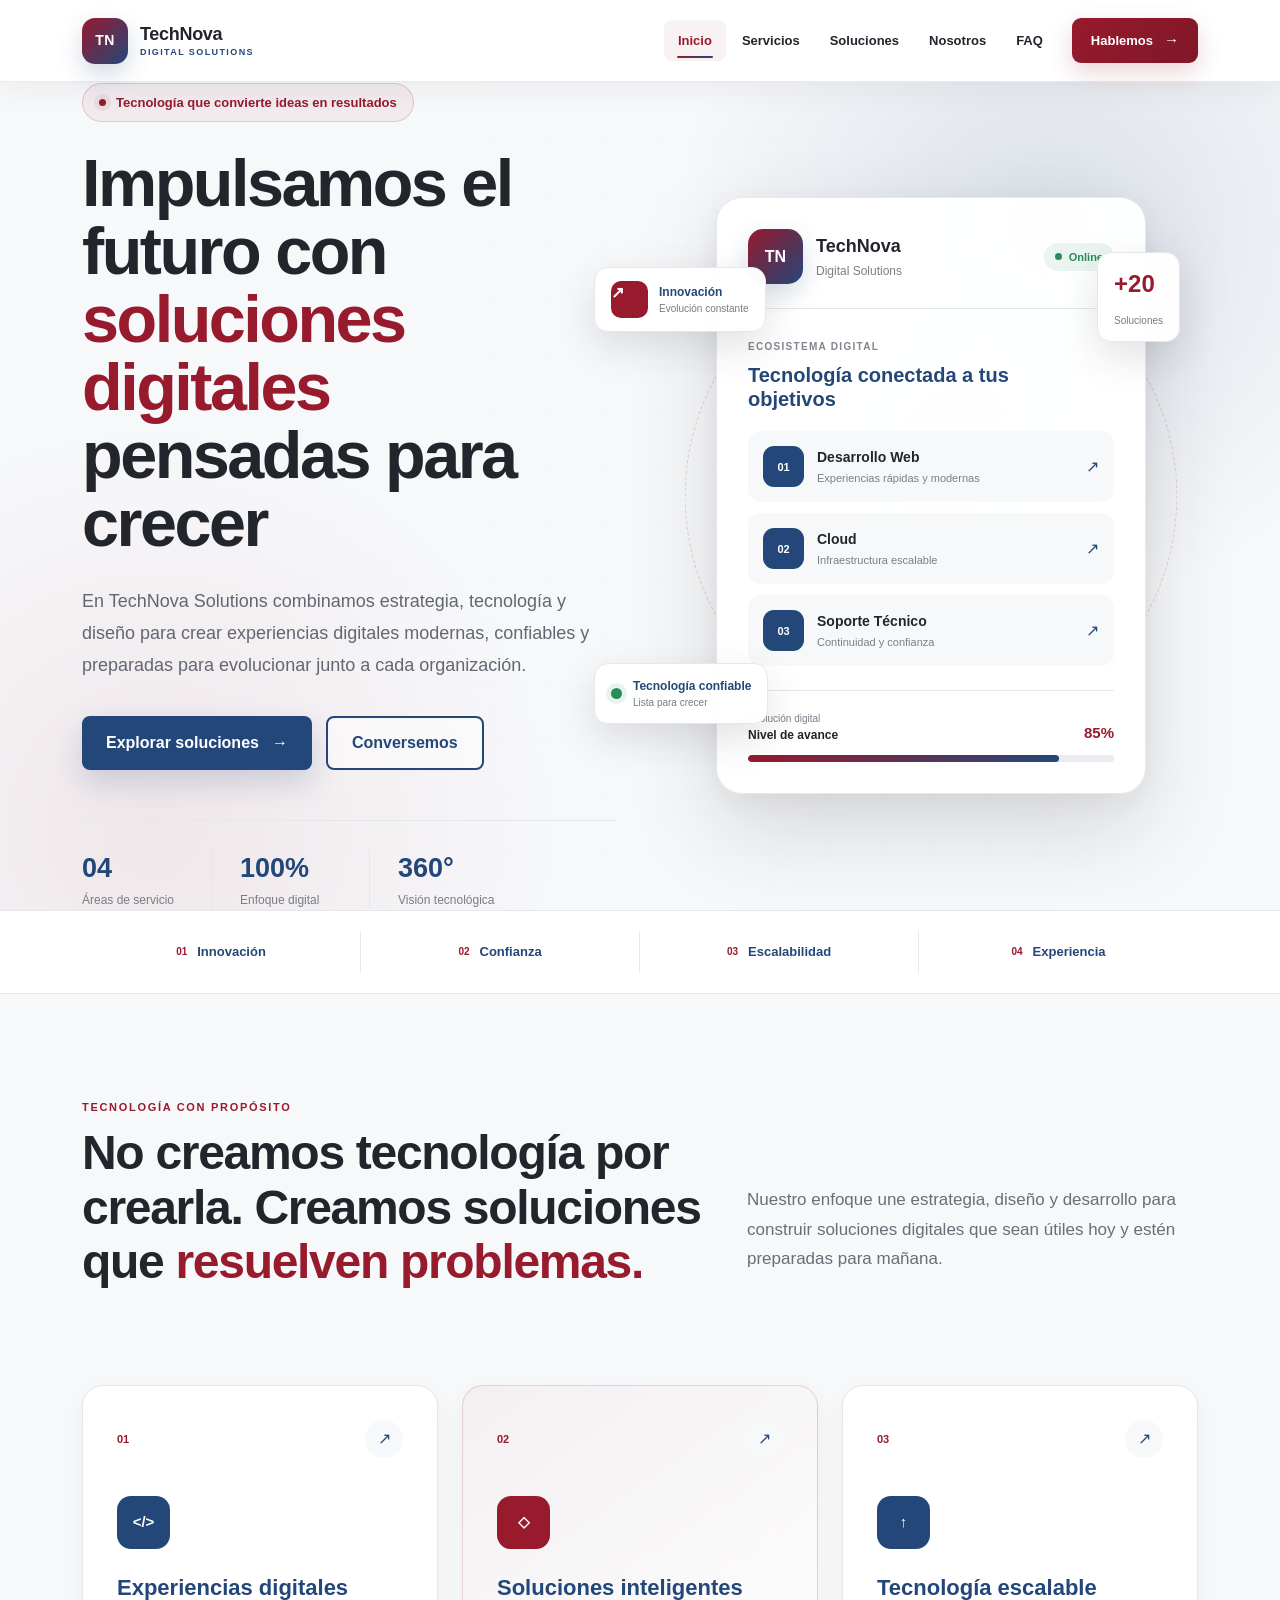
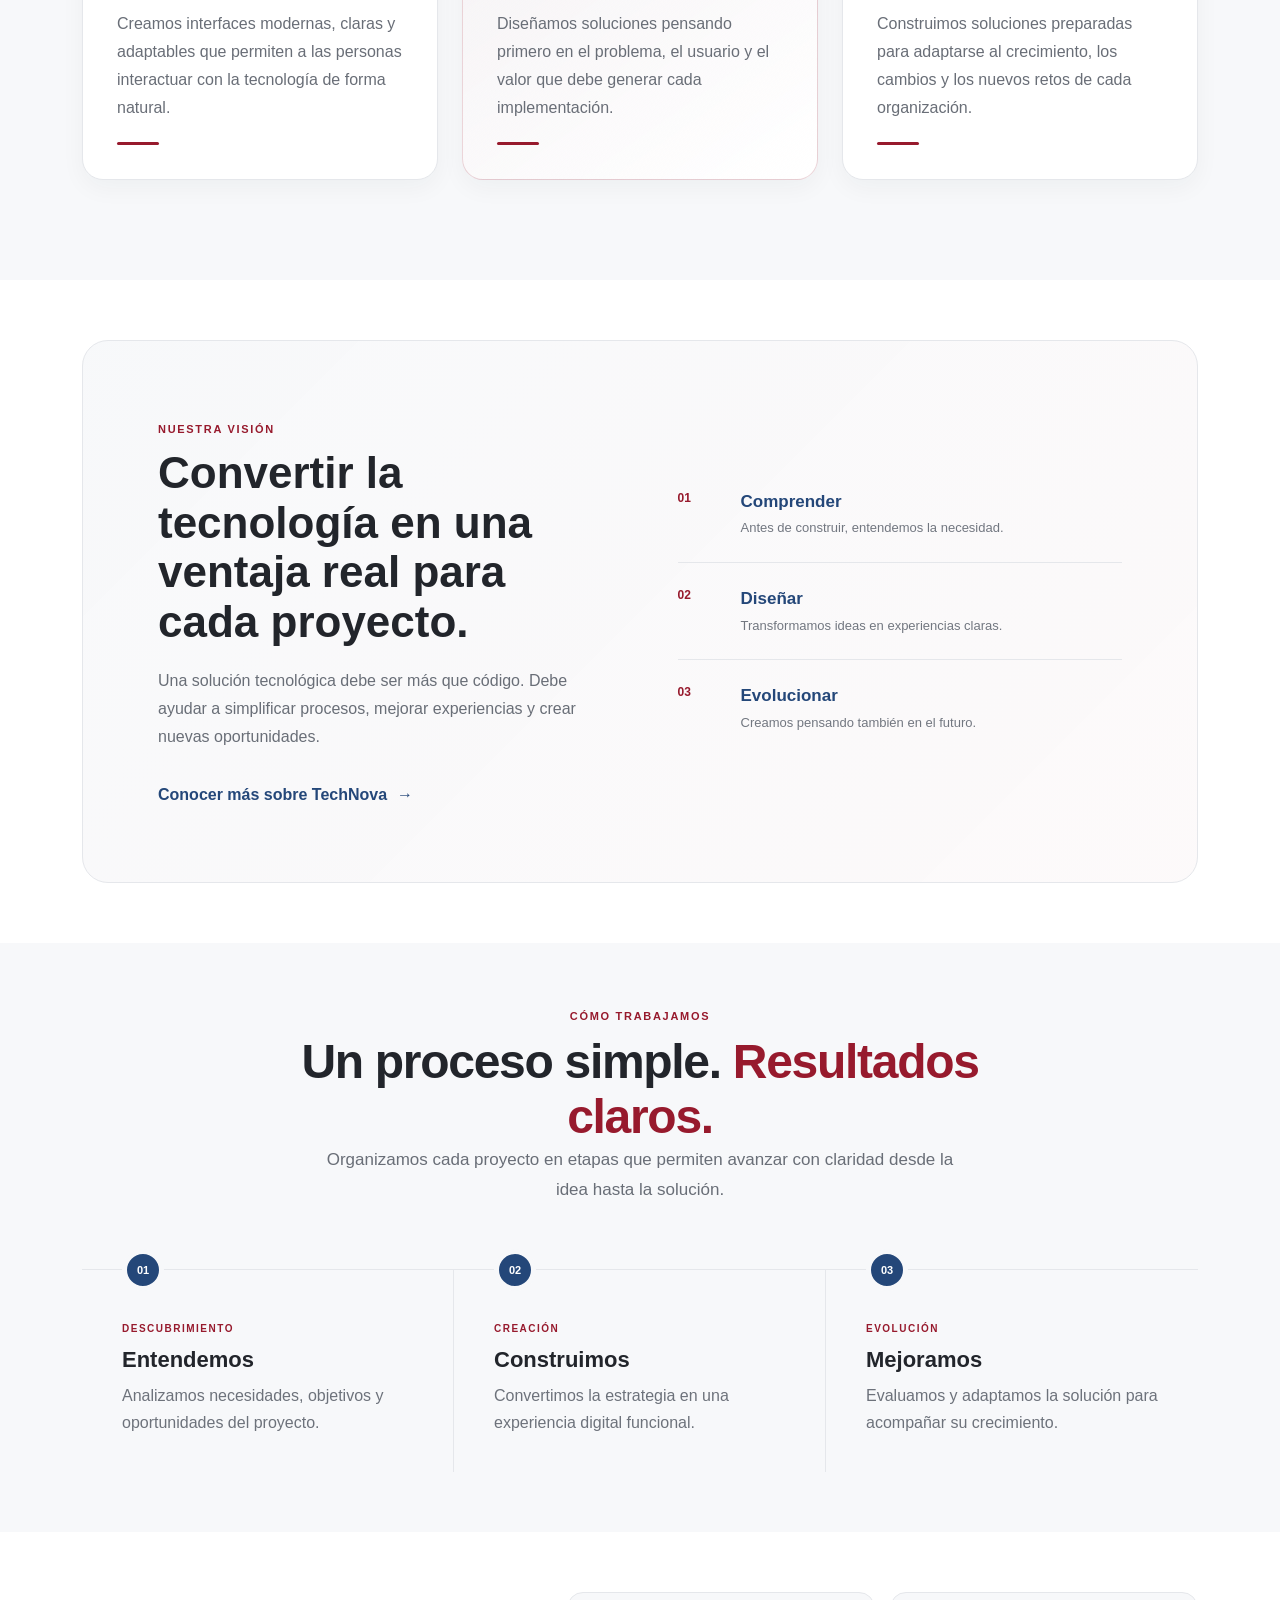
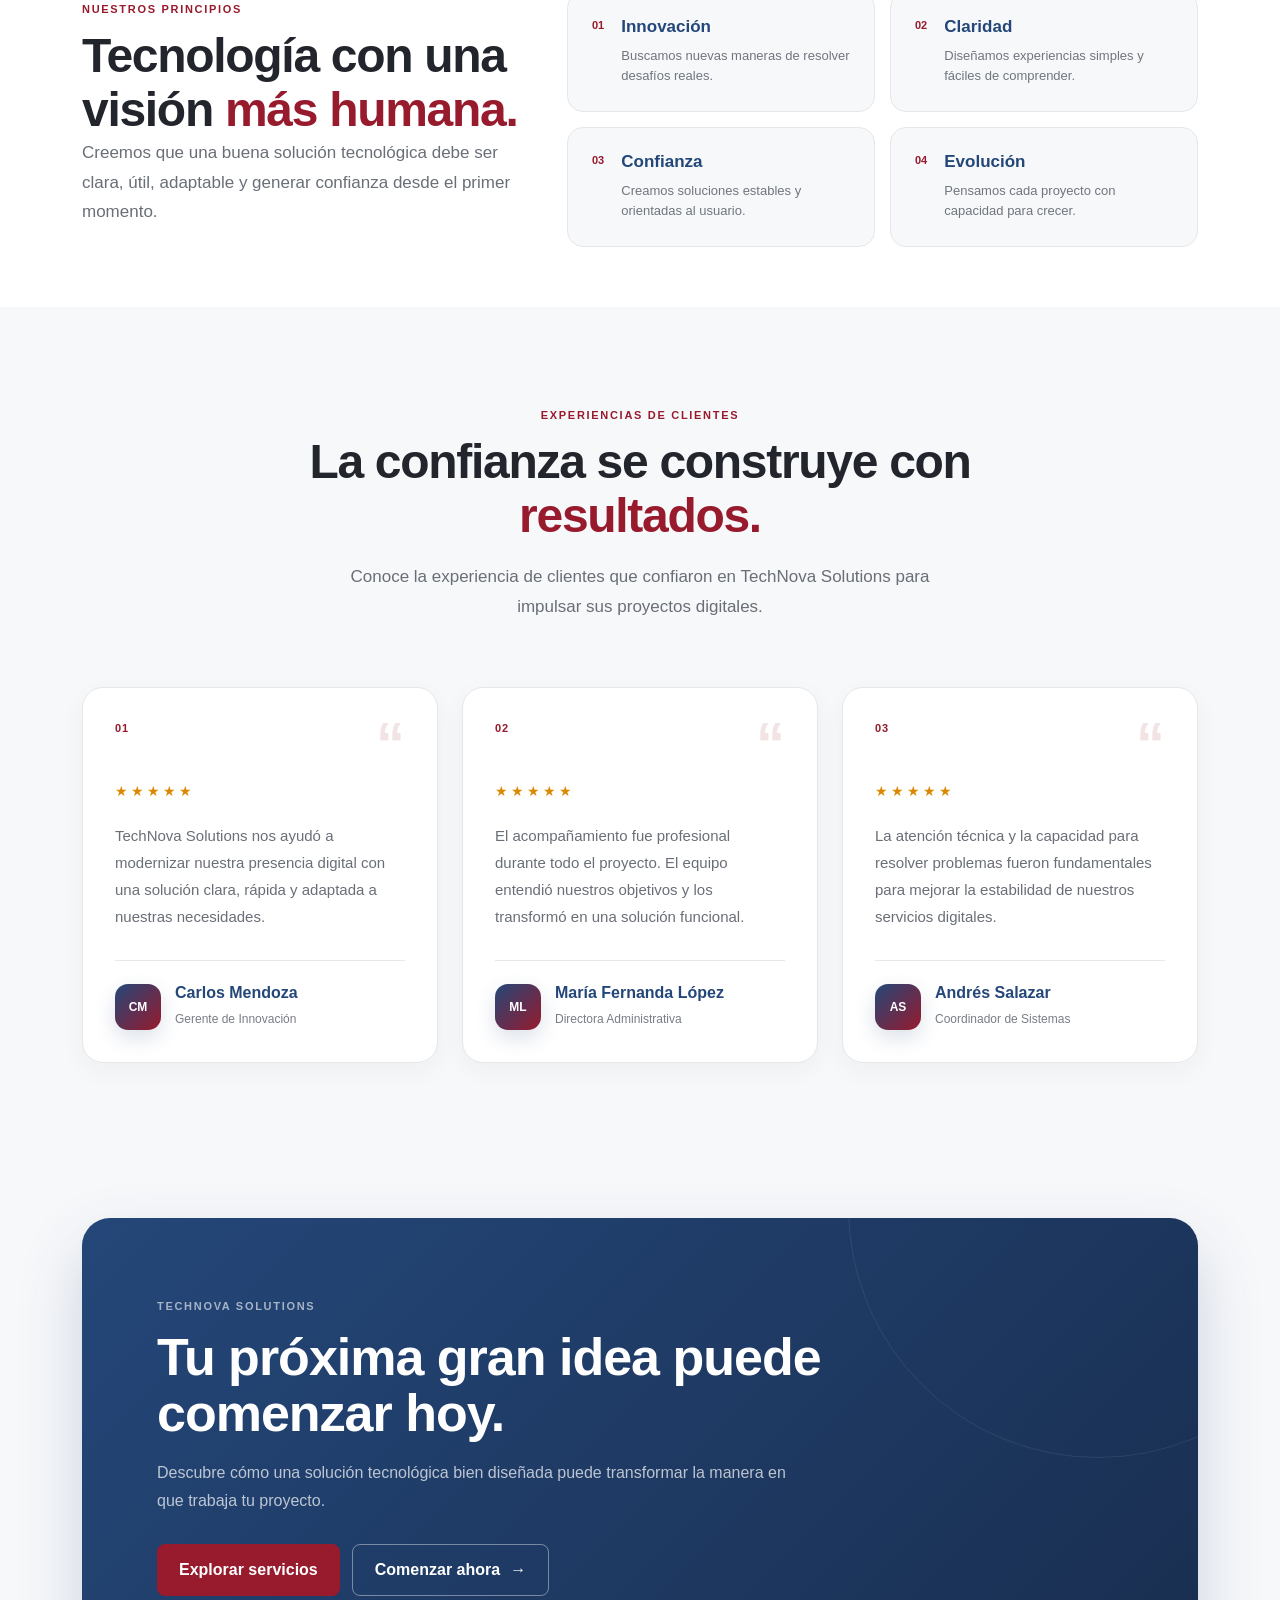
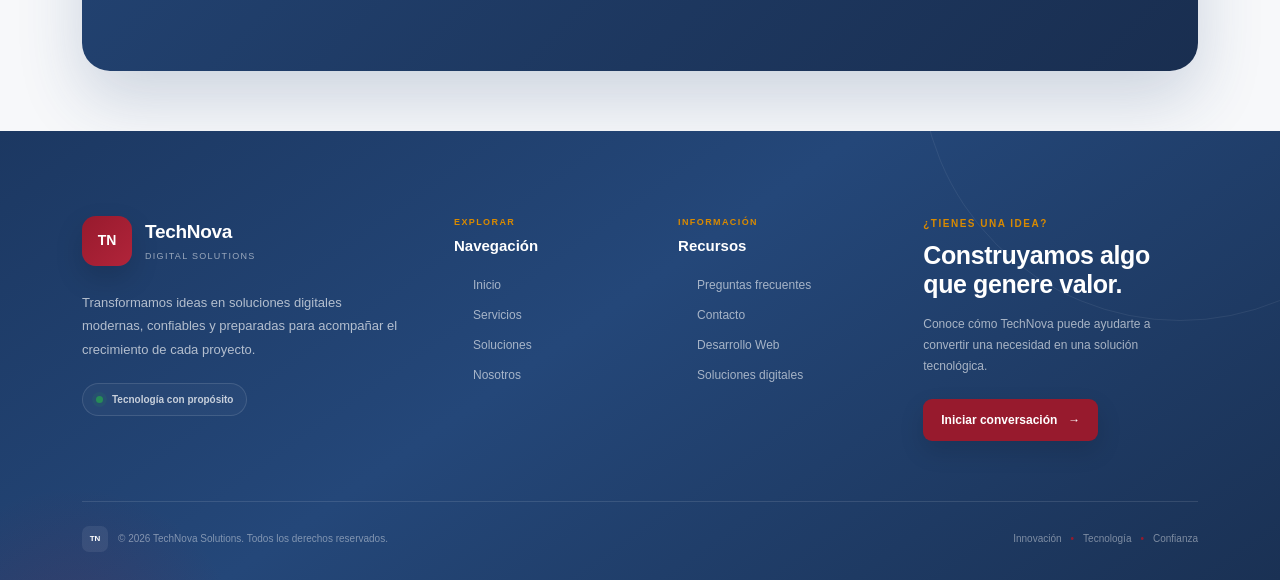
<file: index.html>
<!DOCTYPE html>
<html lang="es">

<head>
    <meta charset="UTF-8">
    <meta name="viewport" content="width=device-width, initial-scale=1.0">

    <title>Inicio | TechNova Solutions</title>

    <!-- Bootstrap CSS -->
    <link
        href="https://cdn.jsdelivr.net/npm/bootstrap@5.3.3/dist/css/bootstrap.min.css"
        rel="stylesheet"
    >

    <!-- CSS del proyecto -->
    <link rel="stylesheet" href="css/styles.css">
</head>

<body>

    <!-- =========================================
         NAVBAR
         Será desarrollado por el Integrante 1
    ========================================== -->
    <header>
        <!-- feature/navbar-footer -->
    </header>

    <!-- =========================================
         CONTENIDO PRINCIPAL
         Será desarrollado por el Integrante 1
    ========================================== -->
    <main>



        <!-- ======================================================
     HERO PRINCIPAL - INTEGRANTE 1
     Rama: feature/inicio
======================================================= -->
<section class="hero-home">

    <div class="hero-grid-decoration"></div>

    <div class="container position-relative">

        <div class="row align-items-center g-5 hero-row">

            <!-- COLUMNA IZQUIERDA -->
            <div class="col-lg-6">

                <div class="hero-content">

                    <div class="hero-badge">
                        <span class="hero-badge-dot"></span>
                        Tecnología que convierte ideas en resultados
                    </div>

                    <h1 class="hero-title">
                        Impulsamos el futuro con

                        <span class="hero-highlight">
                            soluciones digitales
                        </span>

                        pensadas para crecer
                    </h1>

                    <p class="hero-description">
                        En TechNova Solutions combinamos estrategia,
                        tecnología y diseño para crear experiencias
                        digitales modernas, confiables y preparadas
                        para evolucionar junto a cada organización.
                    </p>

                    <div class="hero-actions">

                        <a
                            href="servicios.html"
                            class="btn-team hero-primary-action"
                        >
                            Explorar soluciones
                            <span>→</span>
                        </a>

                        <a
                            href="contacto.html"
                            class="hero-secondary-action"
                        >
                            Conversemos
                        </a>

                    </div>

                    <div class="hero-metrics">

                        <div class="hero-metric">
                            <strong>04</strong>
                            <span>Áreas de servicio</span>
                        </div>

                        <div class="hero-metric">
                            <strong>100%</strong>
                            <span>Enfoque digital</span>
                        </div>

                        <div class="hero-metric">
                            <strong>360°</strong>
                            <span>Visión tecnológica</span>
                        </div>

                    </div>

                </div>

            </div>


            <!-- COLUMNA DERECHA -->
            <div class="col-lg-6">

                <div class="hero-visual">

                    <div class="visual-halo visual-halo-one"></div>
                    <div class="visual-halo visual-halo-two"></div>

                    <article class="digital-dashboard">

                        <div class="dashboard-header">

                            <div class="dashboard-brand">

                                <div class="dashboard-logo">
                                    TN
                                </div>

                                <div>
                                    <strong>TechNova</strong>
                                    <small>Digital Solutions</small>
                                </div>

                            </div>

                            <div class="dashboard-status">
                                <span></span>
                                Online
                            </div>

                        </div>

                        <div class="dashboard-divider"></div>

                        <div class="dashboard-heading">

                            <span>
                                ECOSISTEMA DIGITAL
                            </span>

                            <h3>
                                Tecnología conectada
                                a tus objetivos
                            </h3>

                        </div>

                        <div class="dashboard-services">

                            <div class="dashboard-service">

                                <div class="dashboard-service-number">
                                    01
                                </div>

                                <div class="dashboard-service-text">
                                    <strong>Desarrollo Web</strong>
                                    <span>Experiencias rápidas y modernas</span>
                                </div>

                                <span class="dashboard-arrow">↗</span>

                            </div>

                            <div class="dashboard-service">

                                <div class="dashboard-service-number">
                                    02
                                </div>

                                <div class="dashboard-service-text">
                                    <strong>Cloud</strong>
                                    <span>Infraestructura escalable</span>
                                </div>

                                <span class="dashboard-arrow">↗</span>

                            </div>

                            <div class="dashboard-service">

                                <div class="dashboard-service-number">
                                    03
                                </div>

                                <div class="dashboard-service-text">
                                    <strong>Soporte Técnico</strong>
                                    <span>Continuidad y confianza</span>
                                </div>

                                <span class="dashboard-arrow">↗</span>

                            </div>

                        </div>

                        <div class="dashboard-performance">

                            <div class="performance-top">

                                <div>
                                    <span>Evolución digital</span>
                                    <strong>Nivel de avance</strong>
                                </div>

                                <strong class="performance-value">
                                    85%
                                </strong>

                            </div>

                            <div class="performance-bar">
                                <span></span>
                            </div>

                        </div>

                    </article>

                    <div class="hero-floating-card floating-card-top">

                        <span class="floating-icon floating-icon-red">
                            ↗
                        </span>

                        <div>
                            <strong>Innovación</strong>
                            <small>Evolución constante</small>
                        </div>

                    </div>

                    <div class="hero-floating-card floating-card-right">

                        <strong class="floating-big-number">
                            +20
                        </strong>

                        <span>Soluciones</span>

                    </div>

                    <div class="hero-floating-card floating-card-bottom">

                        <span class="availability-dot"></span>

                        <div>
                            <strong>Tecnología confiable</strong>
                            <small>Lista para crecer</small>
                        </div>

                    </div>

                </div>

            </div>

        </div>

    </div>

</section>

       <!-- ======================================================
     BANDA DE VALORES
======================================================= -->
<section class="brand-strip">

    <div class="container">

        <div class="brand-strip-grid">

            <div class="brand-strip-item">
                <span>01</span>
                Innovación
            </div>

            <div class="brand-strip-item">
                <span>02</span>
                Confianza
            </div>

            <div class="brand-strip-item">
                <span>03</span>
                Escalabilidad
            </div>

            <div class="brand-strip-item">
                <span>04</span>
                Experiencia
            </div>

        </div>

    </div>

</section>


<!-- ======================================================
     INTRODUCCIÓN
======================================================= -->
<section class="home-introduction section">

    <div class="container">

        <div class="row align-items-end g-4">

            <div class="col-lg-7">

                <span class="section-kicker">
                    TECNOLOGÍA CON PROPÓSITO
                </span>

                <h2 class="home-display-title">
                    No creamos tecnología por crearla.
                    Creamos soluciones que
                    <span>resuelven problemas.</span>
                </h2>

            </div>

            <div class="col-lg-5">

                <p class="section-lead">
                    Nuestro enfoque une estrategia, diseño y desarrollo
                    para construir soluciones digitales que sean útiles
                    hoy y estén preparadas para mañana.
                </p>

            </div>

        </div>

    </div>

</section>

<!-- ======================================================
         CAPACIDADES
    ======================================================= -->
    <section class="home-capabilities section">

        <div class="container">

            <div class="row g-4">


                <!-- CARD 1 -->
                <div class="col-lg-4">

                    <article class="premium-card">

                        <div class="premium-card-top">

                            <span class="premium-number">
                                01
                            </span>

                            <span class="premium-arrow">
                                ↗
                            </span>

                        </div>


                        <div class="premium-icon">
                            &lt;/&gt;
                        </div>


                        <h3>
                            Experiencias digitales
                        </h3>

                        <p>
                            Creamos interfaces modernas, claras y
                            adaptables que permiten a las personas
                            interactuar con la tecnología de forma natural.
                        </p>


                        <div class="premium-card-line"></div>

                    </article>

                </div>


                <!-- CARD 2 -->
                <div class="col-lg-4">

                    <article class="premium-card premium-card-featured">

                        <div class="premium-card-top">

                            <span class="premium-number">
                                02
                            </span>

                            <span class="premium-arrow">
                                ↗
                            </span>

                        </div>


                        <div class="premium-icon premium-icon-featured">
                            ◇
                        </div>


                        <h3>
                            Soluciones inteligentes
                        </h3>

                        <p>
                            Diseñamos soluciones pensando primero en
                            el problema, el usuario y el valor que debe
                            generar cada implementación.
                        </p>


                        <div class="premium-card-line"></div>

                    </article>

                </div>


                <!-- CARD 3 -->
                <div class="col-lg-4">

                    <article class="premium-card">

                        <div class="premium-card-top">

                            <span class="premium-number">
                                03
                            </span>

                            <span class="premium-arrow">
                                ↗
                            </span>

                        </div>


                        <div class="premium-icon">
                            ↑
                        </div>


                        <h3>
                            Tecnología escalable
                        </h3>

                        <p>
                            Construimos soluciones preparadas para
                            adaptarse al crecimiento, los cambios y
                            los nuevos retos de cada organización.
                        </p>


                        <div class="premium-card-line"></div>

                    </article>

                </div>

            </div>

        </div>

    </section>

    
    <!-- ======================================================
         BLOQUE DE IMPACTO
    ======================================================= -->
    <section class="home-impact section">

        <div class="container">

            <div class="impact-wrapper">

                <!-- IZQUIERDA -->
                <div class="impact-content">

                    <span class="section-kicker">
                        NUESTRA VISIÓN
                    </span>

                    <h2>
                        Convertir la tecnología en una
                        ventaja real para cada proyecto.
                    </h2>

                    <p>
                        Una solución tecnológica debe ser más que código.
                        Debe ayudar a simplificar procesos, mejorar
                        experiencias y crear nuevas oportunidades.
                    </p>


                    <a
                        href="nosotros.html"
                        class="impact-link"
                    >
                        Conocer más sobre TechNova
                        <span>→</span>
                    </a>

                </div>


                <!-- DERECHA -->
                <div class="impact-data">

                    <div class="impact-data-card">

                        <span class="impact-data-number">
                            01
                        </span>

                        <strong>
                            Comprender
                        </strong>

                        <p>
                            Antes de construir,
                            entendemos la necesidad.
                        </p>

                    </div>


                    <div class="impact-data-card">

                        <span class="impact-data-number">
                            02
                        </span>

                        <strong>
                            Diseñar
                        </strong>

                        <p>
                            Transformamos ideas
                            en experiencias claras.
                        </p>

                    </div>


                    <div class="impact-data-card">

                        <span class="impact-data-number">
                            03
                        </span>

                        <strong>
                            Evolucionar
                        </strong>

                        <p>
                            Creamos pensando
                            también en el futuro.
                        </p>

                    </div>

                </div>

            </div>

        </div>

    </section>

     <!-- ======================================================
         PROCESO
    ======================================================= -->
    <section class="home-process section">

        <div class="container">

            <div class="home-section-heading text-center">

                <span class="section-kicker">
                    CÓMO TRABAJAMOS
                </span>

                <h2 class="home-display-title">
                    Un proceso simple.
                    <span>Resultados claros.</span>
                </h2>

                <p class="section-lead mx-auto">
                    Organizamos cada proyecto en etapas que permiten
                    avanzar con claridad desde la idea hasta la solución.
                </p>

            </div>


            <div class="process-timeline">


                <!-- PASO -->
                <article class="timeline-step">

                    <div class="timeline-number">
                        01
                    </div>

                    <div class="timeline-content">

                        <span>
                            DESCUBRIMIENTO
                        </span>

                        <h3>
                            Entendemos
                        </h3>

                        <p>
                            Analizamos necesidades, objetivos
                            y oportunidades del proyecto.
                        </p>

                    </div>

                </article>


                <!-- PASO -->
                <article class="timeline-step">

                    <div class="timeline-number">
                        02
                    </div>

                    <div class="timeline-content">

                        <span>
                            CREACIÓN
                        </span>

                        <h3>
                            Construimos
                        </h3>

                        <p>
                            Convertimos la estrategia en una
                            experiencia digital funcional.
                        </p>

                    </div>

                </article>


                <!-- PASO -->
                <article class="timeline-step">

                    <div class="timeline-number">
                        03
                    </div>

                    <div class="timeline-content">

                        <span>
                            EVOLUCIÓN
                        </span>

                        <h3>
                            Mejoramos
                        </h3>

                        <p>
                            Evaluamos y adaptamos la solución
                            para acompañar su crecimiento.
                        </p>

                    </div>

                </article>

            </div>

        </div>

    </section>

    <!-- ======================================================
         VALORES
    ======================================================= -->
    <section class="home-values section">

        <div class="container">

            <div class="row align-items-center g-5">

                <!-- TEXTO -->
                <div class="col-lg-5">

                    <span class="section-kicker">
                        NUESTROS PRINCIPIOS
                    </span>

                    <h2 class="home-display-title">
                        Tecnología con una visión
                        <span>más humana.</span>
                    </h2>

                    <p class="section-lead">
                        Creemos que una buena solución tecnológica
                        debe ser clara, útil, adaptable y generar
                        confianza desde el primer momento.
                    </p>

                </div>


                <!-- VALORES -->
                <div class="col-lg-7">

                    <div class="values-grid">

                        <article class="value-premium">

                            <span>
                                01
                            </span>

                            <div>
                                <h3>
                                    Innovación
                                </h3>

                                <p>
                                    Buscamos nuevas maneras de
                                    resolver desafíos reales.
                                </p>
                            </div>

                        </article>


                        <article class="value-premium">

                            <span>
                                02
                            </span>

                            <div>
                                <h3>
                                    Claridad
                                </h3>

                                <p>
                                    Diseñamos experiencias simples
                                    y fáciles de comprender.
                                </p>
                            </div>

                        </article>


                        <article class="value-premium">

                            <span>
                                03
                            </span>

                            <div>
                                <h3>
                                    Confianza
                                </h3>

                                <p>
                                    Creamos soluciones estables
                                    y orientadas al usuario.
                                </p>
                            </div>

                        </article>


                        <article class="value-premium">

                            <span>
                                04
                            </span>

                            <div>
                                <h3>
                                    Evolución
                                </h3>

                                <p>
                                    Pensamos cada proyecto con
                                    capacidad para crecer.
                                </p>
                            </div>

                        </article>

                    </div>

                </div>

            </div>

        </div>

    </section>

    <!-- ======================================================
     TESTIMONIOS - INTEGRANTE 6
======================================================= -->
<section class="testimonios-section section">

    <div class="container">

        <div class="home-section-heading text-center">

            <span class="section-kicker">
                EXPERIENCIAS DE CLIENTES
            </span>

            <h2 class="home-display-title mx-auto">
                La confianza se construye con
                <span>resultados.</span>
            </h2>

            <p class="section-lead mx-auto testimonios-intro">
                Conoce la experiencia de clientes que confiaron en
                TechNova Solutions para impulsar sus proyectos digitales.
            </p>

        </div>

        <div class="row g-4">

            <div class="col-lg-4 col-md-6">
                <article class="testimonios-card">

                    <div class="testimonios-card-top">
                        <span class="testimonios-number">01</span>
                        <span class="testimonios-quote">“</span>
                    </div>

                    <div class="testimonios-stars">
                        ★★★★★
                    </div>

                    <p class="testimonios-text">
                        TechNova Solutions nos ayudó a modernizar nuestra
                        presencia digital con una solución clara, rápida
                        y adaptada a nuestras necesidades.
                    </p>

                    <div class="testimonios-client">
                        <div class="testimonios-avatar">
                            CM
                        </div>

                        <div>
                            <h3>Carlos Mendoza</h3>
                            <span>Gerente de Innovación</span>
                        </div>
                    </div>

                </article>
            </div>

            <div class="col-lg-4 col-md-6">
                <article class="testimonios-card">

                    <div class="testimonios-card-top">
                        <span class="testimonios-number">02</span>
                        <span class="testimonios-quote">“</span>
                    </div>

                    <div class="testimonios-stars">
                        ★★★★★
                    </div>

                    <p class="testimonios-text">
                        El acompañamiento fue profesional durante todo
                        el proyecto. El equipo entendió nuestros objetivos
                        y los transformó en una solución funcional.
                    </p>

                    <div class="testimonios-client">
                        <div class="testimonios-avatar">
                            ML
                        </div>

                        <div>
                            <h3>María Fernanda López</h3>
                            <span>Directora Administrativa</span>
                        </div>
                    </div>

                </article>
            </div>

            <div class="col-lg-4 col-md-6">
                <article class="testimonios-card">

                    <div class="testimonios-card-top">
                        <span class="testimonios-number">03</span>
                        <span class="testimonios-quote">“</span>
                    </div>

                    <div class="testimonios-stars">
                        ★★★★★
                    </div>

                    <p class="testimonios-text">
                        La atención técnica y la capacidad para resolver
                        problemas fueron fundamentales para mejorar la
                        estabilidad de nuestros servicios digitales.
                    </p>

                    <div class="testimonios-client">
                        <div class="testimonios-avatar">
                            AS
                        </div>

                        <div>
                            <h3>Andrés Salazar</h3>
                            <span>Coordinador de Sistemas</span>
                        </div>
                    </div>

                </article>
            </div>

        </div>

    </div>

</section>

    <!-- ======================================================
         CTA FINAL
    ======================================================= -->
    <section class="home-final-cta section">

        <div class="container">

            <div class="final-cta-box">

                <div class="final-cta-decoration"></div>


                <div class="final-cta-content">

                    <span>
                        TECHNOVA SOLUTIONS
                    </span>

                    <h2>
                        Tu próxima gran idea
                        puede comenzar hoy.
                    </h2>

                    <p>
                        Descubre cómo una solución tecnológica
                        bien diseñada puede transformar la manera
                        en que trabaja tu proyecto.
                    </p>


                    <div class="final-cta-actions">

                        <a
                            href="servicios.html"
                            class="final-cta-primary"
                        >
                            Explorar servicios
                        </a>

                        <a
                            href="contacto.html"
                            class="final-cta-secondary"
                        >
                            Comenzar ahora
                            <span>→</span>
                        </a>

                    </div>

                </div>

            </div>

        </div>

    </section>




    </main>

    <!-- =========================================
         FOOTER
         Será desarrollado por el Integrante 1
    ========================================== -->
    <footer>
        <!-- feature/navbar-footer -->
    </footer>

    <!-- Bootstrap JavaScript -->
    <script
        src="https://cdn.jsdelivr.net/npm/bootstrap@5.3.3/dist/js/bootstrap.bundle.min.js">
    </script>

    <!-- JavaScript del proyecto -->
    <script src="js/main.js"></script>

</body>

</html>
</file>
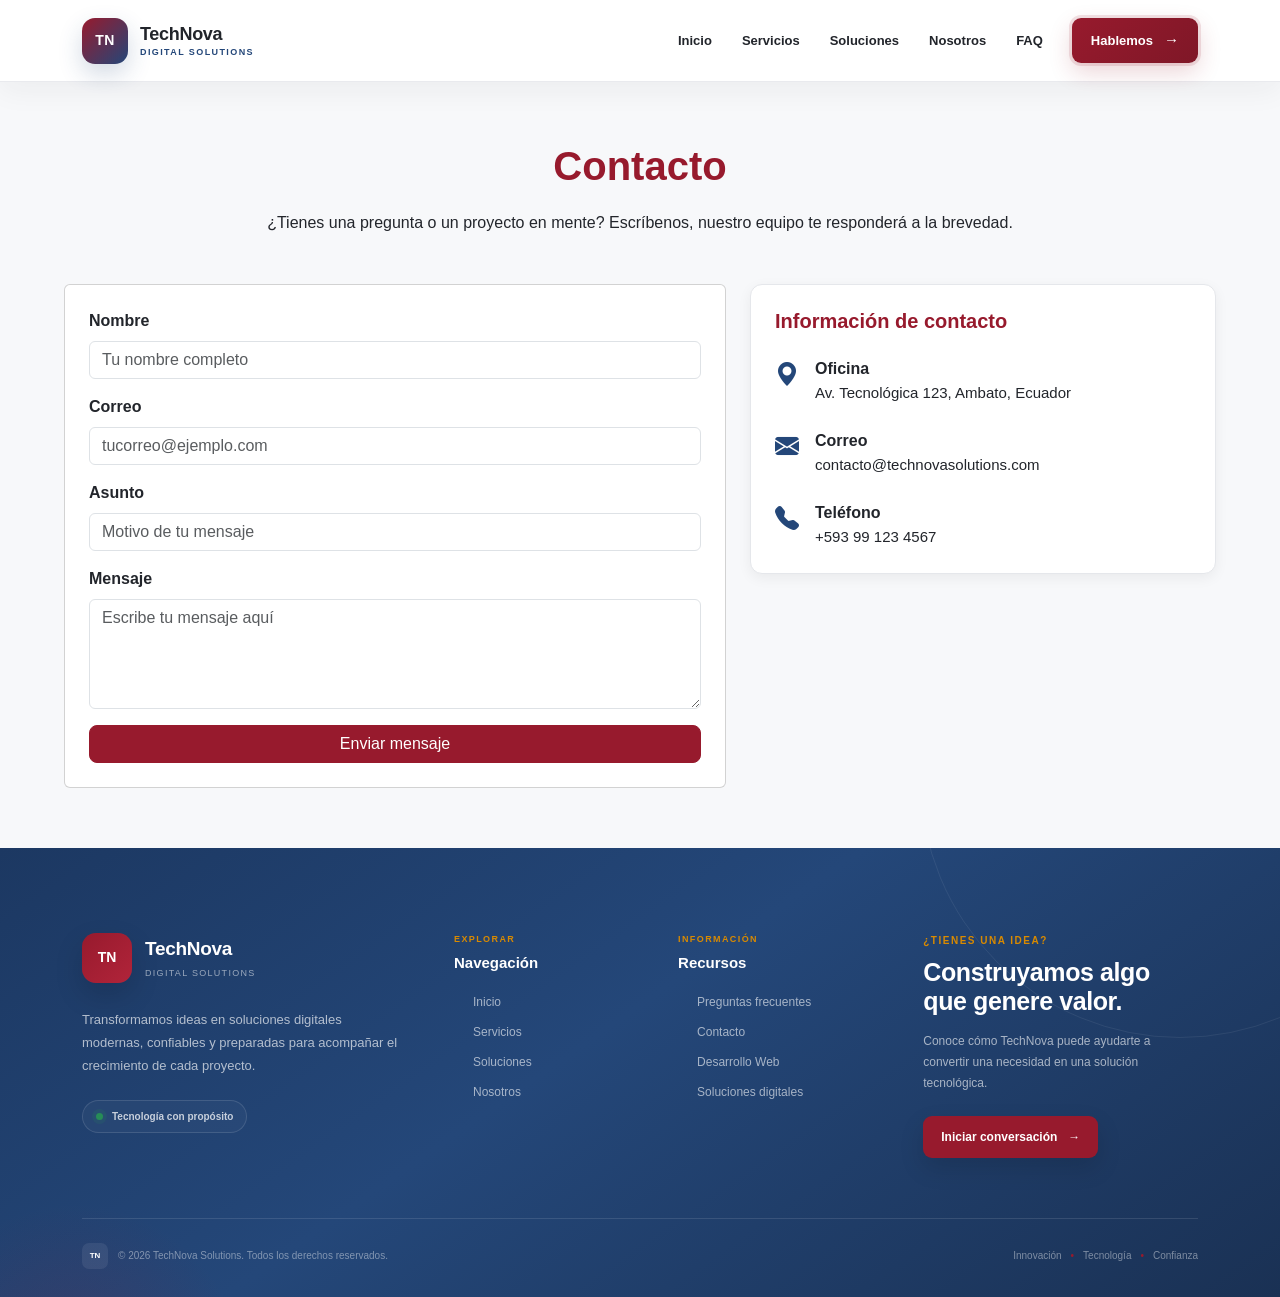
<file: contacto.html>
<!DOCTYPE html>
<html lang="es">

<head>
    <meta charset="UTF-8">
    <meta name="viewport" content="width=device-width, initial-scale=1.0">

    <title>Contacto | TechNova Solutions</title>

    <!-- Bootstrap CSS -->
    <link
        href="https://cdn.jsdelivr.net/npm/bootstrap@5.3.3/dist/css/bootstrap.min.css"
        rel="stylesheet"
    >

    <!-- CSS del proyecto -->
    <link rel="stylesheet" href="css/styles.css">
    <!-- Bootstrap Icons --> <link rel="stylesheet" href="https://cdn.jsdelivr.net/npm/bootstrap-icons@1.11.3/font/bootstrap-icons.css">
</head>

<body>

    <!-- =========================================
         NAVBAR - INTEGRANTE 1
    ========================================== -->
    <header>
        <!-- Navbar común del proyecto -->
    </header>


    <main>

        <!-- =========================================
             CONTACTO - INTEGRANTE 5
        ========================================== -->
        <section class="section">

            <div class="container-team">

                <h1 class="section-title text-center">
                    Contacto
                </h1>

                <p class="text-center mb-5">
                    ¿Tienes una pregunta o un proyecto en mente? Escríbenos, nuestro equipo te responderá a la brevedad.
                </p>

                <div class="row g-4 align-items-start">

                    <div class="col-lg-7">
                        <div class="card p-4">
                            <form id="form-contacto" novalidate>

                                <div class="mb-3">
                                    <label for="nombre" class="form-label">Nombre</label>
                                    <input type="text" class="form-control" id="nombre" name="nombre" placeholder="Tu nombre completo" required>
                                </div>

                                <div class="mb-3">
                                    <label for="correo" class="form-label">Correo</label>
                                    <input type="email" class="form-control" id="correo" name="correo" placeholder="tucorreo@ejemplo.com" required>
                                </div>

                                <div class="mb-3">
                                    <label for="asunto" class="form-label">Asunto</label>
                                    <input type="text" class="form-control" id="asunto" name="asunto" placeholder="Motivo de tu mensaje" required>
                                </div>

                                <div class="mb-3">
                                    <label for="mensaje" class="form-label">Mensaje</label>
                                    <textarea class="form-control" id="mensaje" name="mensaje" rows="4" placeholder="Escribe tu mensaje aquí" required></textarea>
                                </div>

                                <div id="contacto-feedback" class="mb-3"></div>

                                <button type="submit" class="btn btn-primary w-100">Enviar mensaje</button>

                            </form>
                        </div>
                    </div>

                    <div class="col-lg-5">
                        <div class="card-team h-100">
                            <h5 class="mb-4" style="color: var(--color-primary);">Información de contacto</h5>

                            <div class="d-flex align-items-start mb-4">
                                <i class="bi bi-geo-alt-fill fs-4 me-3" style="color: var(--color-secondary);"></i>
                                <div>
                                    <strong>Oficina</strong>
                                    <p class="mb-0">Av. Tecnológica 123, Ambato, Ecuador</p>
                                </div>
                            </div>

                            <div class="d-flex align-items-start mb-4">
                                <i class="bi bi-envelope-fill fs-4 me-3" style="color: var(--color-secondary);"></i>
                                <div>
                                    <strong>Correo</strong>
                                    <p class="mb-0">contacto@technovasolutions.com</p>
                                </div>
                            </div>

                            <div class="d-flex align-items-start">
                                <i class="bi bi-telephone-fill fs-4 me-3" style="color: var(--color-secondary);"></i>
                                <div>
                                    <strong>Teléfono</strong>
                                    <p class="mb-0">+593 99 123 4567</p>
                                </div>
                            </div>
                        </div>
                    </div>

                </div>

                <script>
document.getElementById('form-contacto').addEventListener('submit', function (e) {
    e.preventDefault();

    const nombre = document.getElementById('nombre').value.trim();
    const correo = document.getElementById('correo').value.trim();
    const asunto = document.getElementById('asunto').value.trim();
    const mensaje = document.getElementById('mensaje').value.trim();
    const feedback = document.getElementById('contacto-feedback');
        if (!nombre || !correo || !asunto || !mensaje) {
        feedback.innerHTML = '<div class="alert alert-danger">Por favor completa todos los campos.</div>';
        return;
    }
        const regexCorreo = /^[^\s@]+@[^\s@]+\.[^\s@]+$/;

    if (!regexCorreo.test(correo)) {
        feedback.innerHTML = '<div class="alert alert-danger">Por favor ingresa un correo válido.</div>';
        return;
    }
        feedback.innerHTML = '<div class="alert alert-success">Tu mensaje fue enviado correctamente.</div>';
    this.reset();
});
</script>

            </div>

        </section>

    </main>


    <!-- =========================================
         FOOTER - INTEGRANTE 1
    ========================================== -->
    <footer>
        <!-- Footer común del proyecto -->
    </footer>


    <!-- Bootstrap JavaScript -->
    <script
        src="https://cdn.jsdelivr.net/npm/bootstrap@5.3.3/dist/js/bootstrap.bundle.min.js">
    </script>

    <!-- JavaScript del proyecto -->
    <script src="js/main.js"></script>

</body>

</html>
</file>
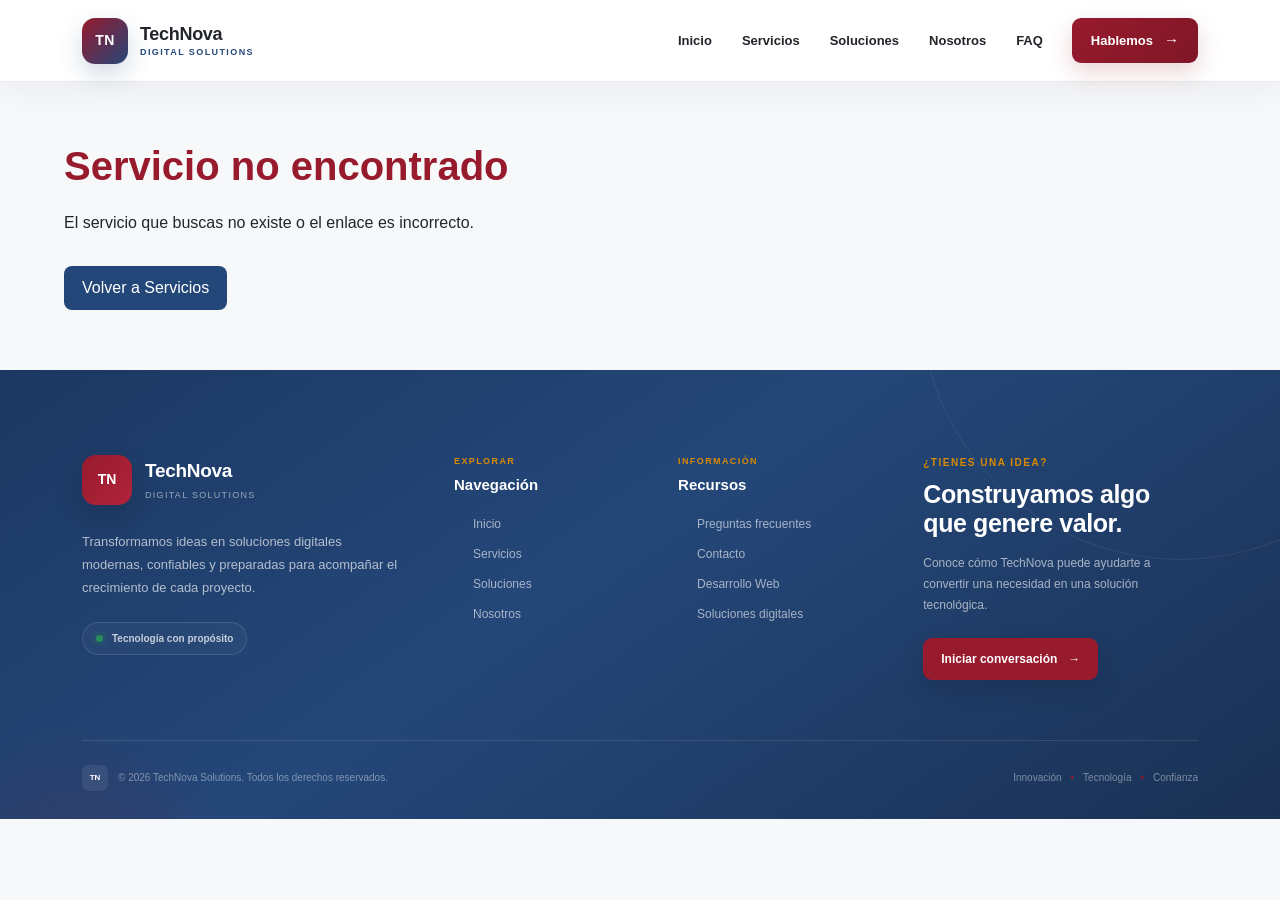
<file: detalle-servicio.html>
<!doctype html>
<html lang="es">
  <head>
    <meta charset="UTF-8" />
    <meta name="viewport" content="width=device-width, initial-scale=1.0" />

    <title>Detalle del Servicio | TechNova Solutions</title>

    <!-- Bootstrap CSS -->
    <link
      href="https://cdn.jsdelivr.net/npm/bootstrap@5.3.3/dist/css/bootstrap.min.css"
      rel="stylesheet"
    />
    <!-- Bootstrap Icons -->
    <link
      href="https://cdn.jsdelivr.net/npm/bootstrap-icons@1.11.3/font/bootstrap-icons.min.css"
      rel="stylesheet"
    />

    <!-- CSS del proyecto -->
    <link rel="stylesheet" href="css/styles.css" />
  </head>

  <body>
    <!-- =========================================
         NAVBAR - INTEGRANTE 1
    ========================================== -->
    <header>
      <!-- Navbar común del proyecto -->
    </header>

    <main>
      <!-- =========================================
           DETALLE DE SERVICIO - INTEGRANTE 2
           Rama: feature/rediseno-servicios
      ========================================== -->
      <section class="section">
        <div class="container-team" id="detalle-servicio">
          <!-- Aquí el JavaScript inserta el contenido según el ?id= -->
        </div>
      </section>
    </main>

    <!-- =========================================
         FOOTER - INTEGRANTE 1
    ========================================== -->
    <footer>
      <!-- Footer común del proyecto -->
    </footer>

    <!-- Bootstrap JavaScript -->
    <script src="https://cdn.jsdelivr.net/npm/bootstrap@5.3.3/dist/js/bootstrap.bundle.min.js"></script>

    <!-- JavaScript del proyecto -->
    <script src="js/main.js"></script>
  </body>
</html>
</file>
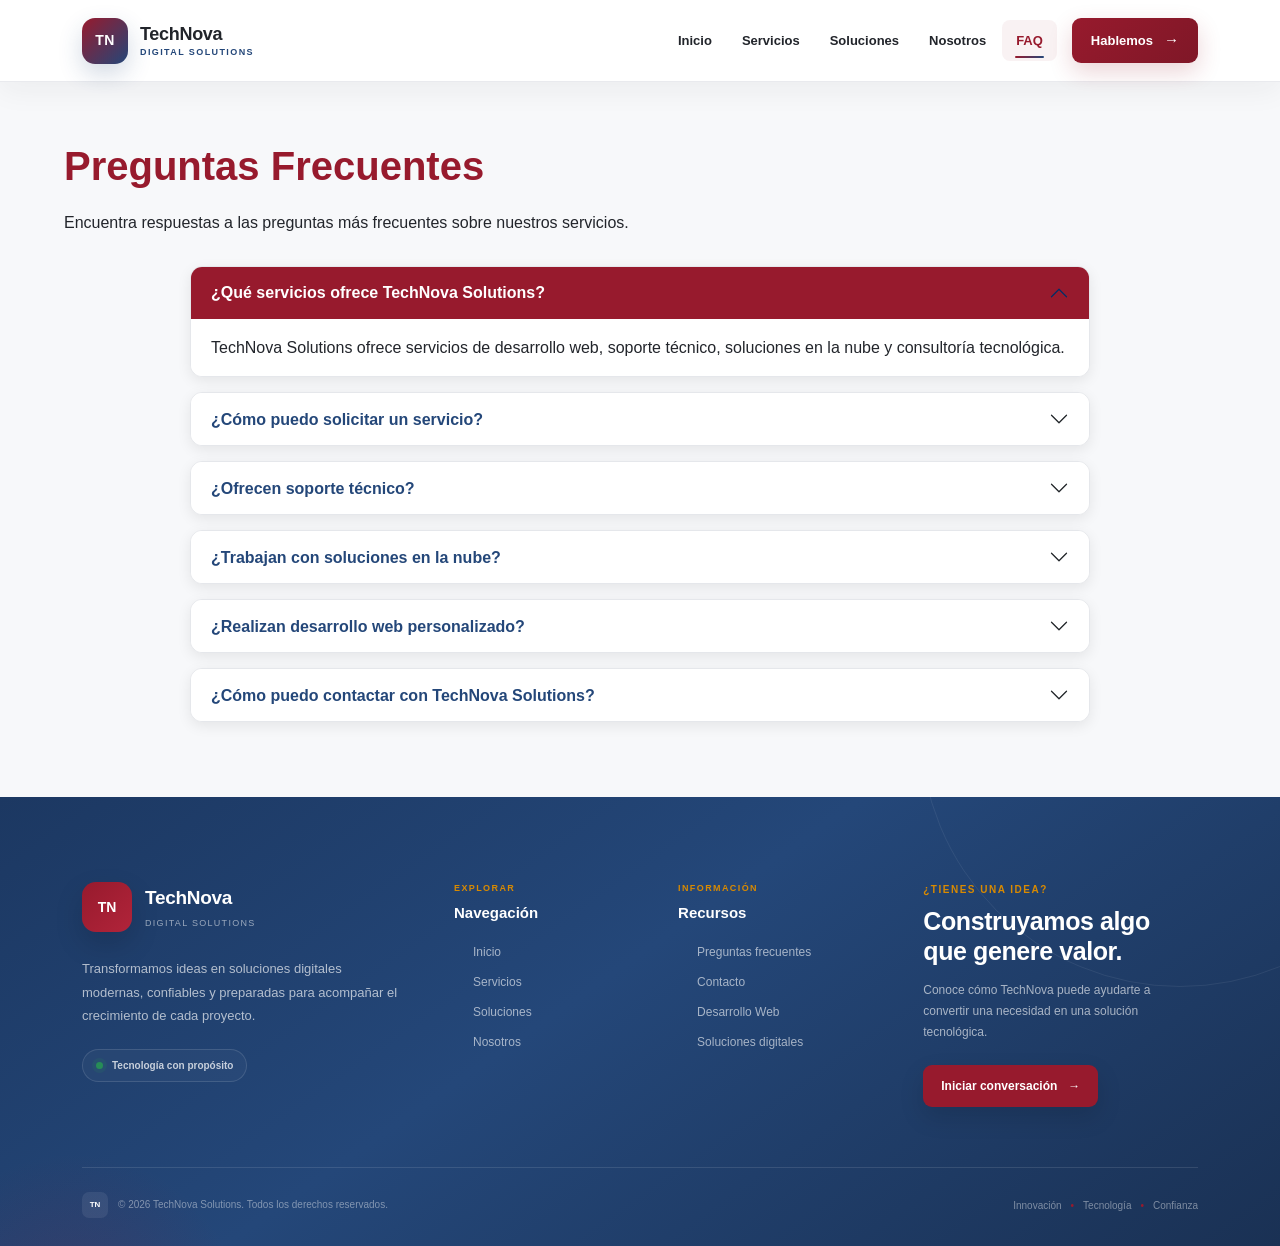
<file: faq.html>
<!DOCTYPE html>
<html lang="es">

<head>
    <meta charset="UTF-8">
    <meta name="viewport" content="width=device-width, initial-scale=1.0">

    <title>Preguntas Frecuentes | TechNova Solutions</title>

    <link
        href="https://cdn.jsdelivr.net/npm/bootstrap@5.3.3/dist/css/bootstrap.min.css"
        rel="stylesheet"
    >

    <link rel="stylesheet" href="css/styles.css">
</head>

<body>

    <!-- =========================================
         NAVBAR - INTEGRANTE 1
    ========================================== -->
    <header>
        <!-- feature/navbar-footer -->
    </header>

    <main>

        <!-- =========================================
             FAQ - INTEGRANTE 6
        ========================================== -->
        <section class="section faq-section">

            <div class="container-team">

                <h1 class="section-title">
                    Preguntas Frecuentes
                </h1>

                <p class="faq-intro">
                    Encuentra respuestas a las preguntas más frecuentes
                    sobre nuestros servicios.
                </p>

                <div class="accordion faq-accordion" id="accordionFAQ">

                    <div class="accordion-item">
                        <h2 class="accordion-header" id="headingOne">
                            <button
                                class="accordion-button"
                                type="button"
                                data-bs-toggle="collapse"
                                data-bs-target="#collapseOne"
                                aria-expanded="true"
                                aria-controls="collapseOne"
                            >
                                ¿Qué servicios ofrece TechNova Solutions?
                            </button>
                        </h2>

                        <div
                            id="collapseOne"
                            class="accordion-collapse collapse show"
                            aria-labelledby="headingOne"
                            data-bs-parent="#accordionFAQ"
                        >
                            <div class="accordion-body">
                                TechNova Solutions ofrece servicios de desarrollo web,
                                soporte técnico, soluciones en la nube y consultoría tecnológica.
                            </div>
                        </div>
                    </div>


                    <div class="accordion-item">
                        <h2 class="accordion-header" id="headingTwo">
                            <button
                                class="accordion-button collapsed"
                                type="button"
                                data-bs-toggle="collapse"
                                data-bs-target="#collapseTwo"
                                aria-expanded="false"
                                aria-controls="collapseTwo"
                            >
                                ¿Cómo puedo solicitar un servicio?
                            </button>
                        </h2>

                        <div
                            id="collapseTwo"
                            class="accordion-collapse collapse"
                            aria-labelledby="headingTwo"
                            data-bs-parent="#accordionFAQ"
                        >
                            <div class="accordion-body">
                                Puedes solicitar información mediante la sección de contacto
                                del sitio web, indicando el servicio que necesitas.
                            </div>
                        </div>
                    </div>


                    <div class="accordion-item">
                        <h2 class="accordion-header" id="headingThree">
                            <button
                                class="accordion-button collapsed"
                                type="button"
                                data-bs-toggle="collapse"
                                data-bs-target="#collapseThree"
                                aria-expanded="false"
                                aria-controls="collapseThree"
                            >
                                ¿Ofrecen soporte técnico?
                            </button>
                        </h2>

                        <div
                            id="collapseThree"
                            class="accordion-collapse collapse"
                            aria-labelledby="headingThree"
                            data-bs-parent="#accordionFAQ"
                        >
                            <div class="accordion-body">
                                Sí. Ofrecemos soporte técnico orientado a resolver problemas
                                relacionados con sistemas, aplicaciones y servicios tecnológicos.
                            </div>
                        </div>
                    </div>


                    <div class="accordion-item">
                        <h2 class="accordion-header" id="headingFour">
                            <button
                                class="accordion-button collapsed"
                                type="button"
                                data-bs-toggle="collapse"
                                data-bs-target="#collapseFour"
                                aria-expanded="false"
                                aria-controls="collapseFour"
                            >
                                ¿Trabajan con soluciones en la nube?
                            </button>
                        </h2>

                        <div
                            id="collapseFour"
                            class="accordion-collapse collapse"
                            aria-labelledby="headingFour"
                            data-bs-parent="#accordionFAQ"
                        >
                            <div class="accordion-body">
                                Sí. TechNova Solutions ofrece soluciones en la nube
                                orientadas al almacenamiento, disponibilidad y gestión
                                de servicios tecnológicos.
                            </div>
                        </div>
                    </div>


                    <div class="accordion-item">
                        <h2 class="accordion-header" id="headingFive">
                            <button
                                class="accordion-button collapsed"
                                type="button"
                                data-bs-toggle="collapse"
                                data-bs-target="#collapseFive"
                                aria-expanded="false"
                                aria-controls="collapseFive"
                            >
                                ¿Realizan desarrollo web personalizado?
                            </button>
                        </h2>

                        <div
                            id="collapseFive"
                            class="accordion-collapse collapse"
                            aria-labelledby="headingFive"
                            data-bs-parent="#accordionFAQ"
                        >
                            <div class="accordion-body">
                                Sí. Desarrollamos soluciones web adaptadas a las necesidades
                                y objetivos de cada cliente.
                            </div>
                        </div>
                    </div>


                    <div class="accordion-item">
                        <h2 class="accordion-header" id="headingSix">
                            <button
                                class="accordion-button collapsed"
                                type="button"
                                data-bs-toggle="collapse"
                                data-bs-target="#collapseSix"
                                aria-expanded="false"
                                aria-controls="collapseSix"
                            >
                                ¿Cómo puedo contactar con TechNova Solutions?
                            </button>
                        </h2>

                        <div
                            id="collapseSix"
                            class="accordion-collapse collapse"
                            aria-labelledby="headingSix"
                            data-bs-parent="#accordionFAQ"
                        >
                            <div class="accordion-body">
                                Puedes utilizar el formulario disponible en la sección
                                Contacto para comunicarte con nuestro equipo.
                            </div>
                        </div>
                    </div>

                </div>

            </div>

        </section>

    </main>

    <!-- =========================================
         FOOTER - INTEGRANTE 1
    ========================================== -->
    <footer>
        <!-- feature/navbar-footer -->
    </footer>

    <script
        src="https://cdn.jsdelivr.net/npm/bootstrap@5.3.3/dist/js/bootstrap.bundle.min.js">
    </script>

    <script src="js/main.js"></script>

</body>

</html>
</file>
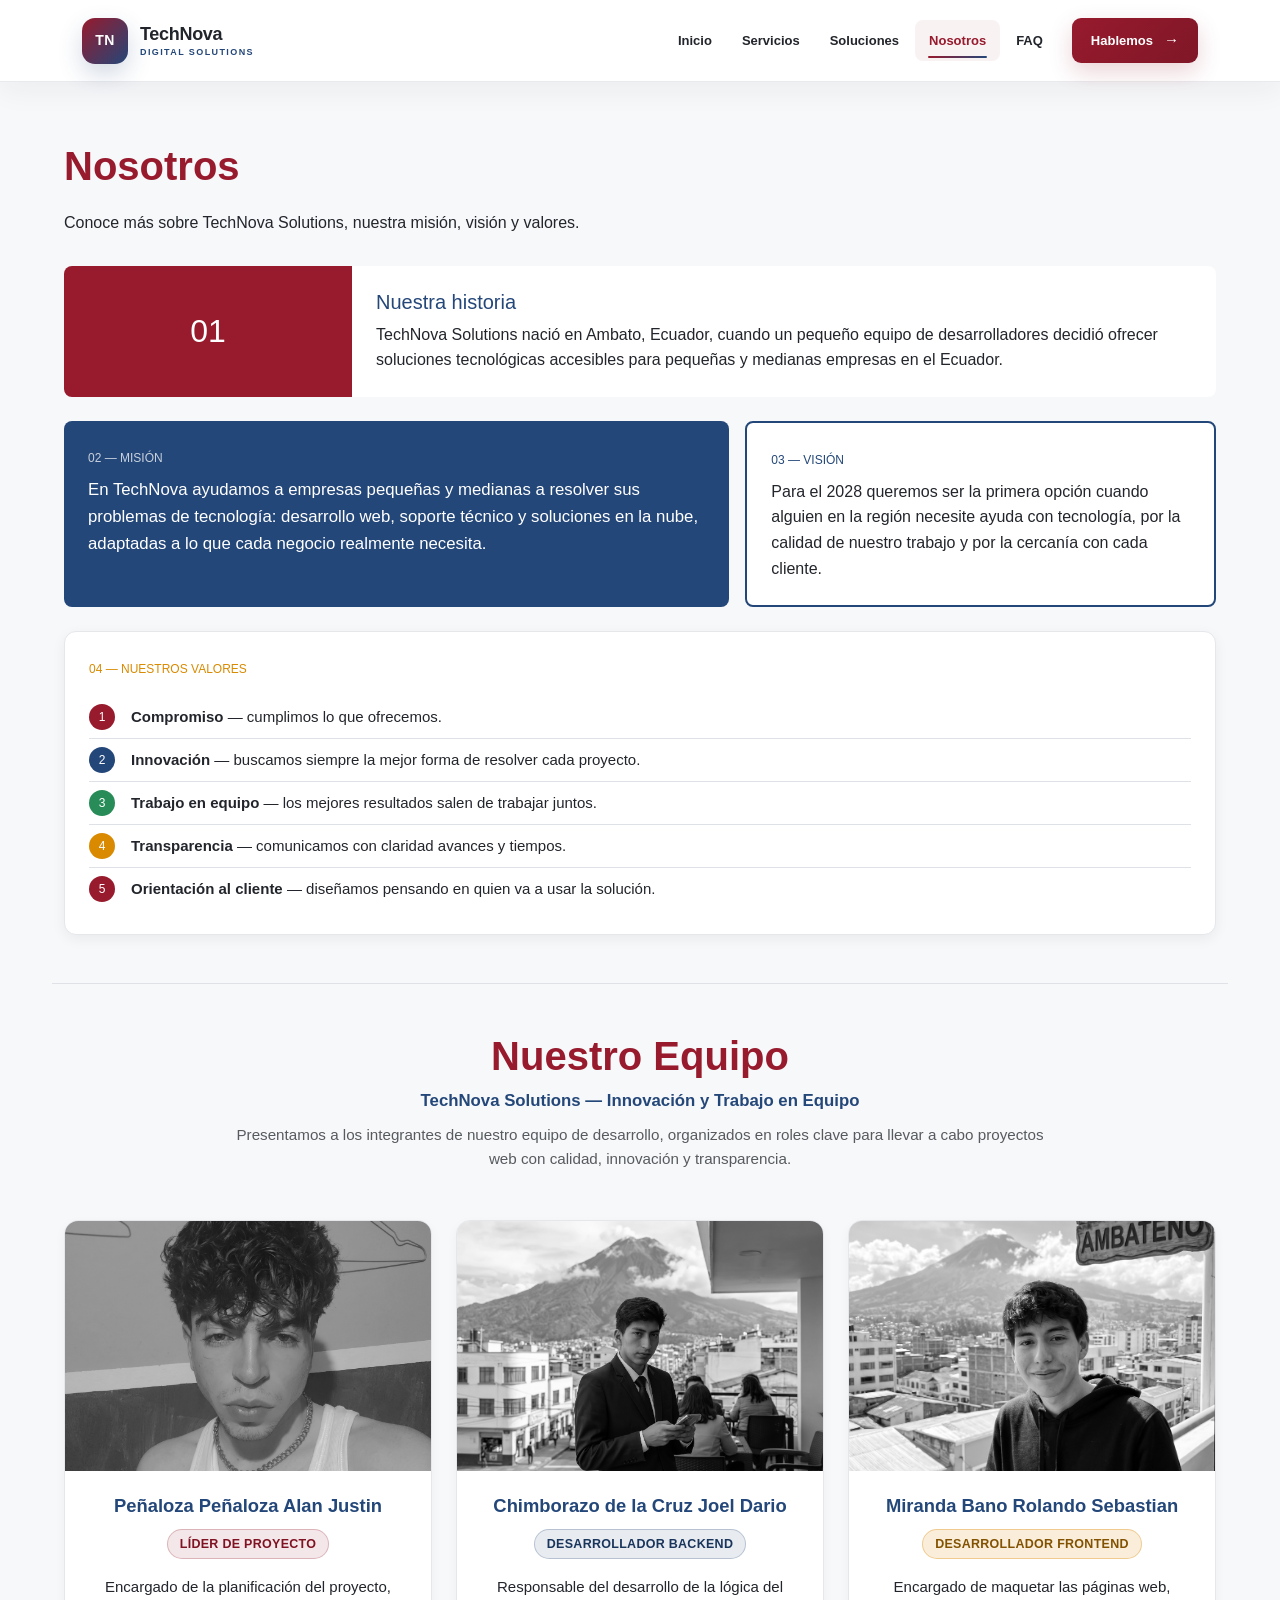
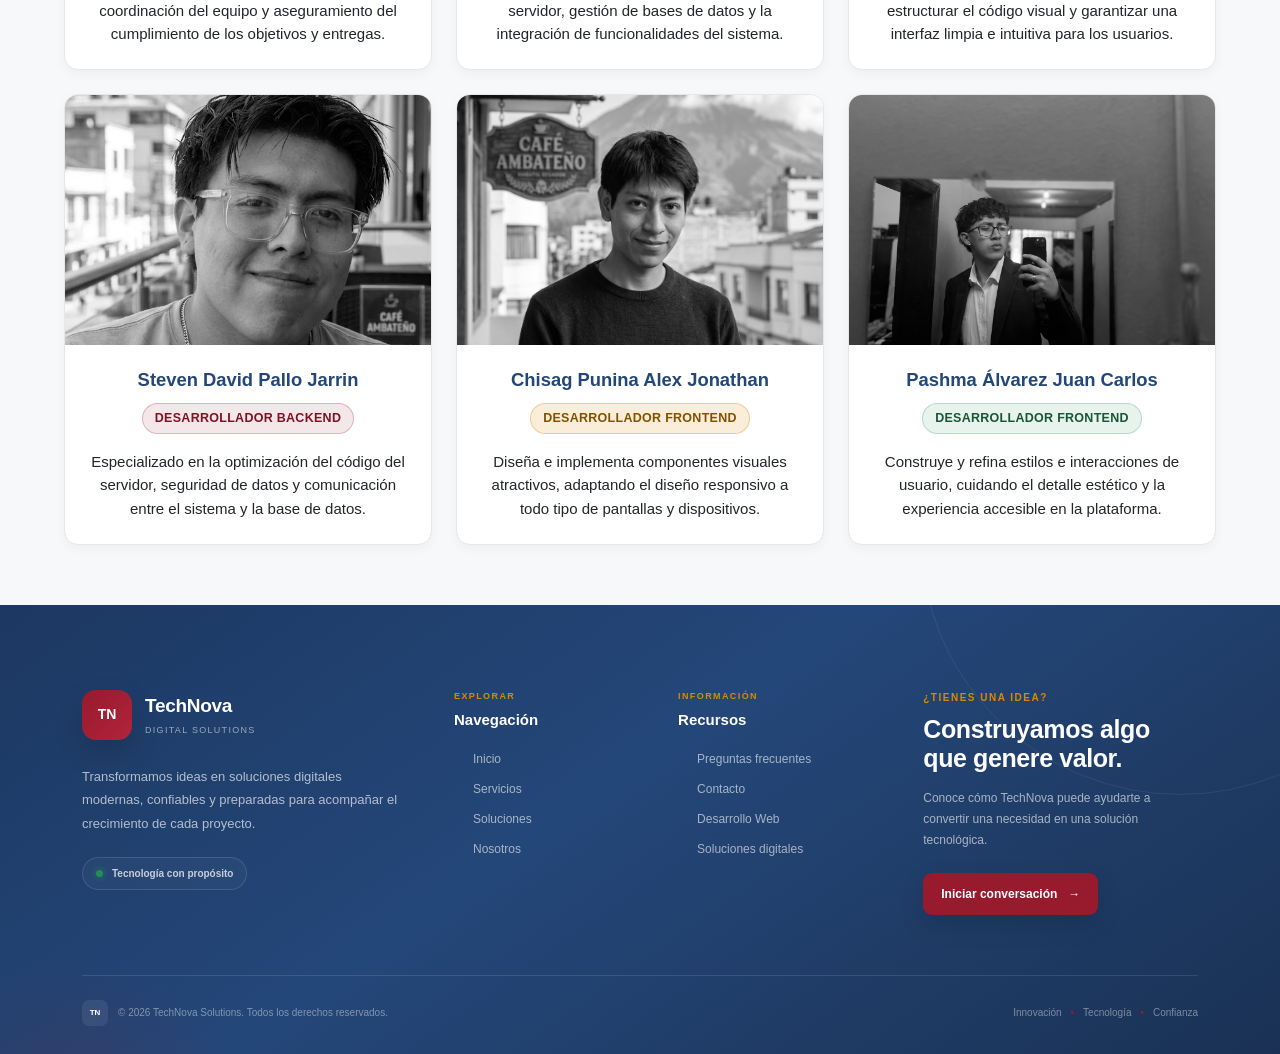
<file: nosotros.html>
<!DOCTYPE html>
<html lang="es">

<head>
    <meta charset="UTF-8">
    <meta name="viewport" content="width=device-width, initial-scale=1.0">

    <title>Nosotros | TechNova Solutions</title>

    <!-- Bootstrap CSS -->
    <link href="https://cdn.jsdelivr.net/npm/bootstrap@5.3.3/dist/css/bootstrap.min.css" rel="stylesheet">

    <!-- CSS del proyecto -->
    <link rel="stylesheet" href="css/styles.css">

    <!-- Bootstrap Icons -->
    <link rel="stylesheet" href="https://cdn.jsdelivr.net/npm/bootstrap-icons@1.11.3/font/bootstrap-icons.css">
</head>

<body>

    <!-- =========================================
         NAVBAR - INTEGRANTE 1
    ========================================== -->
    <header>
        <!-- Navbar común del proyecto -->
    </header>


    <main>

        <!-- =========================================
             NOSOTROS - INTEGRANTE 4
        ========================================== -->
        <section class="section">

            <div class="container-team">

                <h1 class="section-title">
                    Nosotros
                </h1>

                <p>
                    Conoce más sobre TechNova Solutions,
                    nuestra misión, visión y valores.
                </p>

                <div class="row g-4">

                    <!--
    feature/nosotros
    Aquí se desarrollará la información de la empresa.
-->
                    <div class="d-flex flex-column gap-4">


                        <div class="row g-0 rounded-3 overflow-hidden">
                            <div class="col-3 d-flex align-items-center justify-content-center py-4"
                                style="background: var(--color-primary);">
                                <span style="color: var(--color-white); font-size: 2rem; font-weight: 500;">01</span>
                            </div>
                            <div class="col-9 p-4" style="background: var(--color-white);">
                                <h2 class="h5 mb-2" style="color: var(--color-secondary);">Nuestra historia</h2>
                                <p class="mb-0" style="color: var(--color-text);">
                                    TechNova Solutions nació en Ambato, Ecuador, cuando un pequeño equipo
                                    de desarrolladores decidió ofrecer soluciones tecnológicas accesibles para
                                    pequeñas y medianas empresas en el Ecuador.
                                </p>
                            </div>
                        </div>


                        <div class="row g-3">
                            <div class="col-md-7">
                                <div class="p-4 rounded-3 h-100" style="background: var(--color-secondary);">
                                    <span
                                        style="color: var(--color-white); opacity: 0.75; font-size: 0.75rem; font-weight: 500;">02
                                        — MISIÓN</span>
                                    <p class="mt-2 mb-0" style="color: var(--color-white); font-size: 1.05rem;">
                                        En TechNova ayudamos a empresas pequeñas y medianas a resolver sus
                                        problemas de tecnología: desarrollo web, soporte técnico y soluciones
                                        en la nube, adaptadas a lo que cada negocio realmente necesita.
                                    </p>
                                </div>
                            </div>
                            <div class="col-md-5">
                                <div class="p-4 rounded-3 h-100"
                                    style="background: var(--color-white); border: 2px solid var(--color-secondary);">
                                    <span
                                        style="color: var(--color-secondary); font-size: 0.75rem; font-weight: 500;">03
                                        — VISIÓN</span>
                                    <p class="mt-2 mb-0" style="color: var(--color-text);">
                                        Para el 2028 queremos ser la primera opción cuando alguien en la región
                                        necesite ayuda con tecnología, por la calidad de nuestro trabajo y por
                                        la cercanía con cada cliente.
                                    </p>
                                </div>
                            </div>
                        </div>


                        <div class="card-team p-4">
                            <span style="color: var(--color-accent); font-size: 0.75rem; font-weight: 500;">04 —
                                NUESTROS VALORES</span>
                            <div class="mt-3 d-flex flex-column">

                                <div class="d-flex align-items-center gap-3 py-2 border-bottom">
                                    <span class="d-flex align-items-center justify-content-center flex-shrink-0"
                                        style="width: 26px; height: 26px; border-radius: 50%; background: var(--color-primary); color: var(--color-white); font-size: 0.75rem; font-weight: 500;">1</span>
                                    <p class="mb-0" style="color: var(--color-text);"><strong>Compromiso</strong> —
                                        cumplimos lo que ofrecemos.</p>
                                </div>

                                <div class="d-flex align-items-center gap-3 py-2 border-bottom">
                                    <span class="d-flex align-items-center justify-content-center flex-shrink-0"
                                        style="width: 26px; height: 26px; border-radius: 50%; background: var(--color-secondary); color: var(--color-white); font-size: 0.75rem; font-weight: 500;">2</span>
                                    <p class="mb-0" style="color: var(--color-text);"><strong>Innovación</strong> —
                                        buscamos siempre la mejor forma de resolver cada proyecto.</p>
                                </div>

                                <div class="d-flex align-items-center gap-3 py-2 border-bottom">
                                    <span class="d-flex align-items-center justify-content-center flex-shrink-0"
                                        style="width: 26px; height: 26px; border-radius: 50%; background: var(--color-success); color: var(--color-white); font-size: 0.75rem; font-weight: 500;">3</span>
                                    <p class="mb-0" style="color: var(--color-text);"><strong>Trabajo en equipo</strong>
                                        — los mejores resultados salen de trabajar juntos.</p>
                                </div>

                                <div class="d-flex align-items-center gap-3 py-2 border-bottom">
                                    <span class="d-flex align-items-center justify-content-center flex-shrink-0"
                                        style="width: 26px; height: 26px; border-radius: 50%; background: var(--color-accent); color: var(--color-white); font-size: 0.75rem; font-weight: 500;">4</span>
                                    <p class="mb-0" style="color: var(--color-text);"><strong>Transparencia</strong> —
                                        comunicamos con claridad avances y tiempos.</p>
                                </div>

                                <div class="d-flex align-items-center gap-3 py-2">
                                    <span class="d-flex align-items-center justify-content-center flex-shrink-0"
                                        style="width: 26px; height: 26px; border-radius: 50%; background: var(--color-primary); color: var(--color-white); font-size: 0.75rem; font-weight: 500;">5</span>
                                    <p class="mb-0" style="color: var(--color-text);"><strong>Orientación al
                                            cliente</strong> — diseñamos pensando en quien va a usar la solución.</p>
                                </div>

                            </div>
                        </div>

                    </div>


                    <!--
                    feature/equipo
                    Aquí se mostrarán los integrantes o equipo.
                    -->
                    <div class="team-section mt-5 pt-5 border-top">

                        <div class="text-center mb-5">
                            <h2 class="section-title h1 mb-2">Nuestro Equipo</h2>
                            <p class="fw-semibold mb-2" style="color: var(--color-secondary); font-size: 1.05rem;">
                                TechNova Solutions — Innovación y Trabajo en Equipo
                            </p>
                            <p class="mx-auto text-muted" style="max-width: 820px; font-size: 0.95rem;">
                                Presentamos a los integrantes de nuestro equipo de desarrollo, organizados en roles
                                clave para llevar a cabo proyectos web con calidad, innovación y transparencia.
                            </p>
                        </div>

                        <div class="row g-4">

                            <!-- Integrante 1: Peñaloza Peñaloza Alan Justin -->
                            <div class="col-12 col-sm-6 col-lg-4">
                                <div class="card-team h-100 p-0 text-center team-member-card">
                                    <div class="team-img-box">
                                        <img src="img/Alan.jpg" alt="Peñaloza Peñaloza Alan Justin" class="team-img">
                                    </div>
                                    <div class="p-4 d-flex flex-column justify-content-between flex-grow-1">
                                        <div>
                                            <h3 class="team-card-title">Peñaloza Peñaloza Alan Justin</h3>
                                            <div class="mb-3">
                                                <span class="role-badge role-badge-primary">Líder de Proyecto</span>
                                            </div>
                                            <p class="team-card-desc mb-0">
                                                Encargado de la planificación del proyecto, coordinación del equipo y
                                                aseguramiento del cumplimiento de los objetivos y entregas.
                                            </p>
                                        </div>
                                    </div>
                                </div>
                            </div>

                            <!-- Integrante 2: Chimborazo de la Cruz Joel Dario -->
                            <div class="col-12 col-sm-6 col-lg-4">
                                <div class="card-team h-100 p-0 text-center team-member-card">
                                    <div class="team-img-box">
                                        <img src="img/Joel.jpg" alt="Chimborazo de la Cruz Joel Dario" class="team-img">
                                    </div>
                                    <div class="p-4 d-flex flex-column justify-content-between flex-grow-1">
                                        <div>
                                            <h3 class="team-card-title">Chimborazo de la Cruz Joel Dario</h3>
                                            <div class="mb-3">
                                                <span class="role-badge role-badge-secondary">Desarrollador
                                                    Backend</span>
                                            </div>
                                            <p class="team-card-desc mb-0">
                                                Responsable del desarrollo de la lógica del servidor, gestión de bases
                                                de datos y la integración de funcionalidades del sistema.
                                            </p>
                                        </div>
                                    </div>
                                </div>
                            </div>

                            <!-- Integrante 3: Miranda Bano Rolando Sebastian -->
                            <div class="col-12 col-sm-6 col-lg-4">
                                <div class="card-team h-100 p-0 text-center team-member-card">
                                    <div class="team-img-box">
                                        <img src="img/Ronald.jpg" alt="Miranda Bano Rolando Sebastian" class="team-img">
                                    </div>
                                    <div class="p-4 d-flex flex-column justify-content-between flex-grow-1">
                                        <div>
                                            <h3 class="team-card-title">Miranda Bano Rolando Sebastian</h3>
                                            <div class="mb-3">
                                                <span class="role-badge role-badge-accent">Desarrollador Frontend</span>
                                            </div>
                                            <p class="team-card-desc mb-0">
                                                Encargado de maquetar las páginas web, estructurar el código visual y
                                                garantizar una interfaz limpia e intuitiva para los usuarios.
                                            </p>
                                        </div>
                                    </div>
                                </div>
                            </div>

                            <!-- Integrante 4: Steven David Pallo Jarrin -->
                            <div class="col-12 col-sm-6 col-lg-4">
                                <div class="card-team h-100 p-0 text-center team-member-card">
                                    <div class="team-img-box">
                                        <img src="img/Steven.jpg" alt="Steven David Pallo Jarrin" class="team-img">
                                    </div>
                                    <div class="p-4 d-flex flex-column justify-content-between flex-grow-1">
                                        <div>
                                            <h3 class="team-card-title">Steven David Pallo Jarrin</h3>
                                            <div class="mb-3">
                                                <span class="role-badge role-badge-primary">Desarrollador Backend</span>
                                            </div>
                                            <p class="team-card-desc mb-0">
                                                Especializado en la optimización del código del servidor, seguridad de
                                                datos y comunicación entre el sistema y la base de datos.
                                            </p>
                                        </div>
                                    </div>
                                </div>
                            </div>

                            <!-- Integrante 5: Chisag Punina Alex Jonathan -->
                            <div class="col-12 col-sm-6 col-lg-4">
                                <div class="card-team h-100 p-0 text-center team-member-card">
                                    <div class="team-img-box">
                                        <img src="img/Alex.jpg" alt="Chisag Punina Alex Jonathan" class="team-img">
                                    </div>
                                    <div class="p-4 d-flex flex-column justify-content-between flex-grow-1">
                                        <div>
                                            <h3 class="team-card-title">Chisag Punina Alex Jonathan</h3>
                                            <div class="mb-3">
                                                <span class="role-badge role-badge-accent">Desarrollador Frontend</span>
                                            </div>
                                            <p class="team-card-desc mb-0">
                                                Diseña e implementa componentes visuales atractivos, adaptando el diseño
                                                responsivo a todo tipo de pantallas y dispositivos.
                                            </p>
                                        </div>
                                    </div>
                                </div>
                            </div>

                            <!-- Integrante 6: Pashma Álvarez Juan Carlos -->
                            <div class="col-12 col-sm-6 col-lg-4">
                                <div class="card-team h-100 p-0 text-center team-member-card">
                                    <div class="team-img-box">
                                        <img src="img/Juano.jpg" alt="Pashma Álvarez Juan Carlos" class="team-img">
                                    </div>
                                    <div class="p-4 d-flex flex-column justify-content-between flex-grow-1">
                                        <div>
                                            <h3 class="team-card-title">Pashma Álvarez Juan Carlos</h3>
                                            <div class="mb-3">
                                                <span class="role-badge role-badge-success">Desarrollador
                                                    Frontend</span>
                                            </div>
                                            <p class="team-card-desc mb-0">
                                                Construye y refina estilos e interacciones de usuario, cuidando el
                                                detalle estético y la experiencia accesible en la plataforma.
                                            </p>
                                        </div>
                                    </div>
                                </div>
                            </div>

                        </div>

                    </div>

                </div>

        </section>

    </main>


    <!-- =========================================
         FOOTER - INTEGRANTE 1
    ========================================== -->
    <footer>
        <!-- Footer común del proyecto -->
    </footer>


    <!-- Bootstrap JavaScript -->
    <script src="https://cdn.jsdelivr.net/npm/bootstrap@5.3.3/dist/js/bootstrap.bundle.min.js">
    </script>

    <!-- JavaScript del proyecto -->
    <script src="js/main.js"></script>

</body>

</html>
</file>
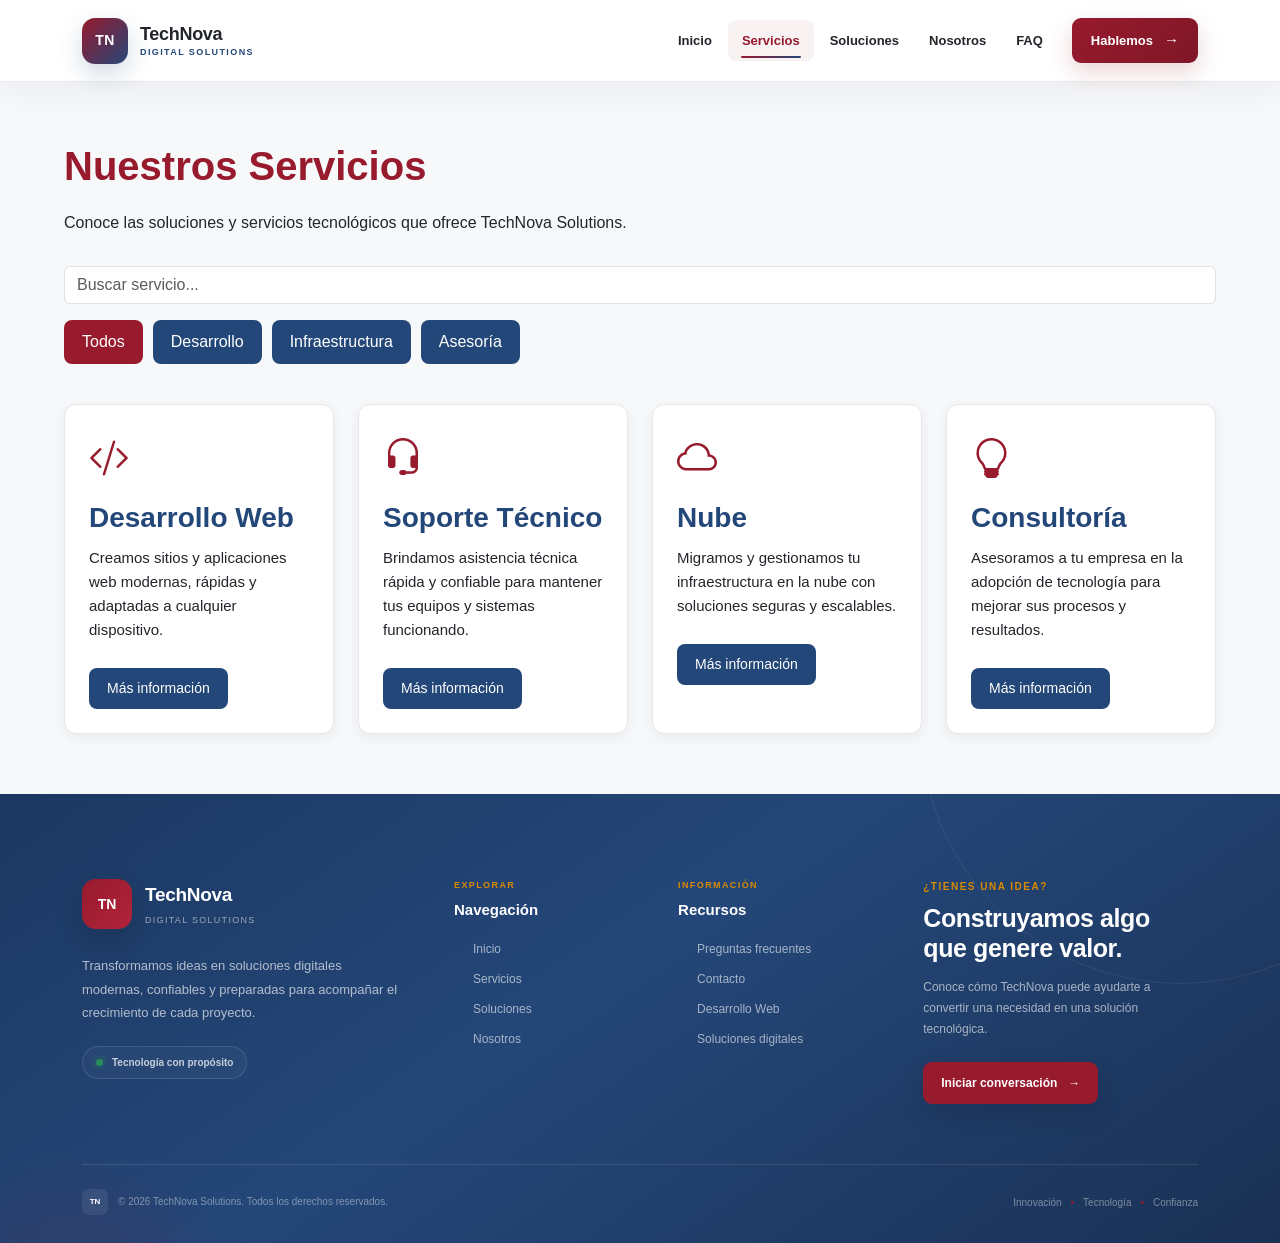
<file: servicios.html>
<!doctype html>
<html lang="es">
  <head>
    <meta charset="UTF-8" />
    <meta name="viewport" content="width=device-width, initial-scale=1.0" />

    <title>Servicios | TechNova Solutions</title>

    <!-- Bootstrap CSS -->
    <link
      href="https://cdn.jsdelivr.net/npm/bootstrap@5.3.3/dist/css/bootstrap.min.css"
      rel="stylesheet"
    />
    <!-- Bootstrap Icons -->
    <link
      href="https://cdn.jsdelivr.net/npm/bootstrap-icons@1.11.3/font/bootstrap-icons.min.css"
      rel="stylesheet"
    />

    <!-- CSS del proyecto -->
    <link rel="stylesheet" href="css/styles.css" />
  </head>

  <body>
    <!-- =========================================
         NAVBAR - INTEGRANTE 1
    ========================================== -->
    <header>
      <!-- Navbar común del proyecto -->
    </header>

    <main>
      <!-- =========================================
             SERVICIOS - INTEGRANTE 2
        ========================================== -->
      <section class="section">
        <div class="container-team">
          <h1 class="section-title">Nuestros Servicios</h1>

          <p>
            Conoce las soluciones y servicios tecnológicos que ofrece TechNova
            Solutions.
          </p>

          <!-- Filtro de servicios -->
          <div class="filtro-servicios mt-4">
            <input
              type="text"
              id="buscador-servicios"
              class="form-control"
              placeholder="Buscar servicio..."
            />

            <div class="filtro-botones mt-3">
              <button class="btn-team filtro-btn activo" data-filtro="todos">
                Todos
              </button>
              <button class="btn-team filtro-btn" data-filtro="desarrollo">
                Desarrollo
              </button>
              <button class="btn-team filtro-btn" data-filtro="infraestructura">
                Infraestructura
              </button>
              <button class="btn-team filtro-btn" data-filtro="asesoria">
                Asesoría
              </button>
            </div>
          </div>

          <div class="row g-4 mt-3">
            <!-- Tarjeta: Desarrollo Web -->
            <div
              class="col-md-6 col-lg-3 servicio-item"
              data-categoria="desarrollo"
            >
              <div class="card-team h-100">
                <i class="bi bi-code-slash card-icon"></i>
                <h3>Desarrollo Web</h3>
                <p>
                  Creamos sitios y aplicaciones web modernas, rápidas y
                  adaptadas a cualquier dispositivo.
                </p>
                <a href="detalle-servicio.html?id=desarrollo" class="btn-team"
                  >Más información</a
                >
              </div>
            </div>
            <!-- Tarjeta: Soporte Técnico -->
            <div
              class="col-md-6 col-lg-3 servicio-item"
              data-categoria="infraestructura"
            >
              <div class="card-team h-100">
                <i class="bi bi-headset card-icon"></i>
                <h3>Soporte Técnico</h3>
                <p>
                  Brindamos asistencia técnica rápida y confiable para mantener
                  tus equipos y sistemas funcionando.
                </p>
                <a href="detalle-servicio.html?id=soporte" class="btn-team"
                  >Más información</a
                >
              </div>
            </div>
            <!-- Tarjeta: Nube -->
            <div
              class="col-md-6 col-lg-3 servicio-item"
              data-categoria="infraestructura"
            >
              <div class="card-team h-100">
                <i class="bi bi-cloud card-icon"></i>
                <h3>Nube</h3>
                <p>
                  Migramos y gestionamos tu infraestructura en la nube con
                  soluciones seguras y escalables.
                </p>
                <a href="detalle-servicio.html?id=nube" class="btn-team"
                  >Más información</a
                >
              </div>
            </div>
            <!-- Tarjeta: Consultoría -->
            <div
              class="col-md-6 col-lg-3 servicio-item"
              data-categoria="asesoria"
            >
              <div class="card-team h-100">
                <i class="bi bi-lightbulb card-icon"></i>
                <h3>Consultoría</h3>
                <p>
                  Asesoramos a tu empresa en la adopción de tecnología para
                  mejorar sus procesos y resultados.
                </p>
                <a href="detalle-servicio.html?id=consultoria" class="btn-team"
                  >Más información</a
                >
              </div>
            </div>
          </div>

          <p id="sin-resultados" class="text-center mt-4 d-none">
            No se encontraron servicios con ese criterio.
          </p>

          <!--
                    feature/filtro-servicios
                    Aquí se agregará el filtro de servicios.
                -->
        </div>
      </section>
    </main>

    <!-- =========================================
         FOOTER - INTEGRANTE 1
    ========================================== -->
    <footer>
      <!-- Footer común del proyecto -->
    </footer>

    <!-- Bootstrap JavaScript -->
    <script src="https://cdn.jsdelivr.net/npm/bootstrap@5.3.3/dist/js/bootstrap.bundle.min.js"></script>

    <!-- JavaScript del proyecto -->
    <script src="js/main.js"></script>
  </body>
</html>
</file>
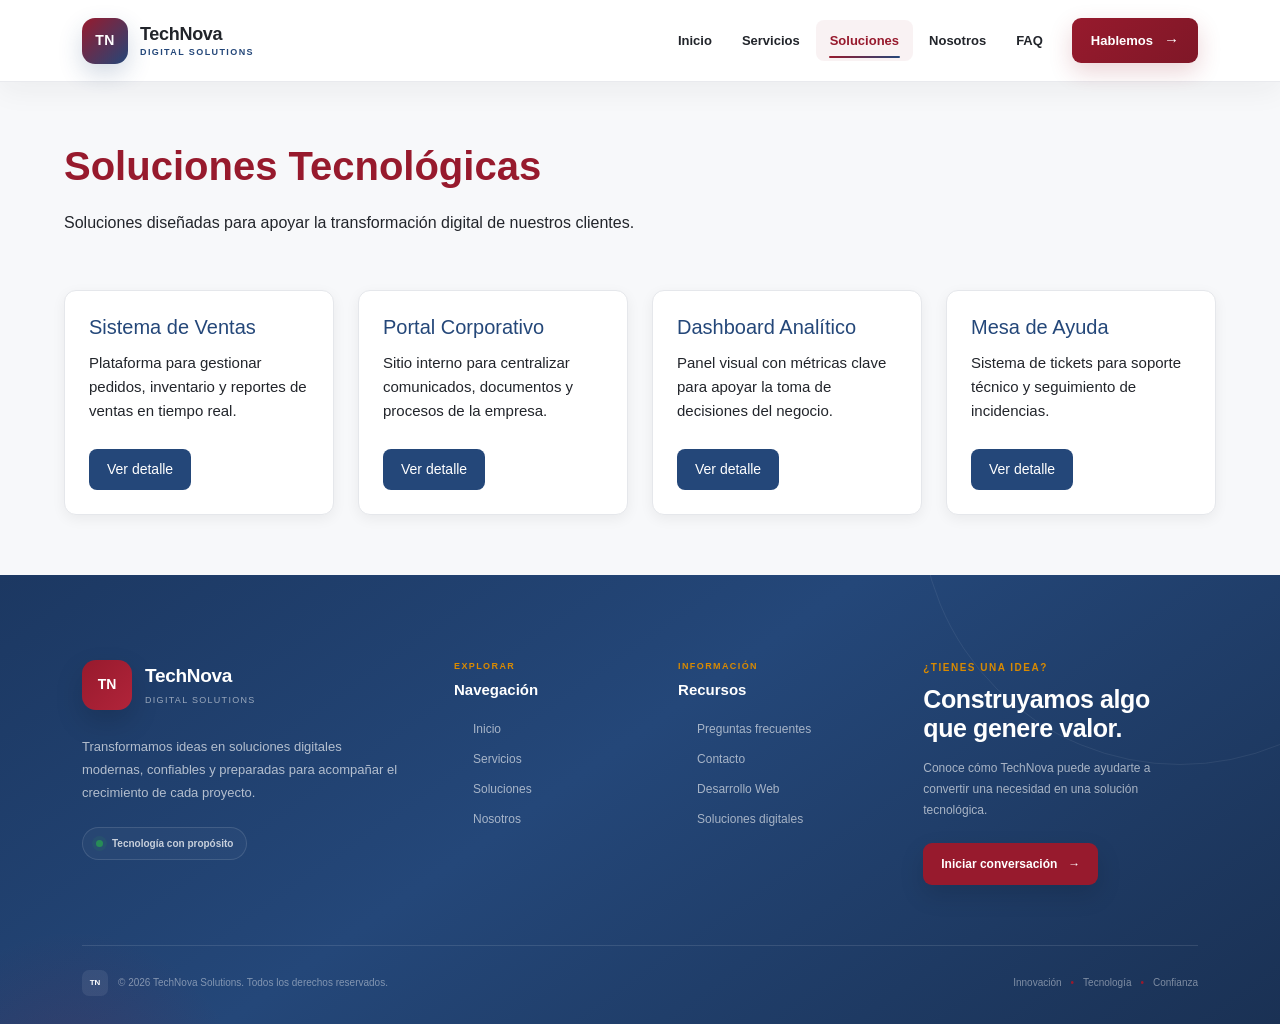
<file: soluciones.html>
<!DOCTYPE html>
<html lang="es">

<head>
    <meta charset="UTF-8">
    <meta name="viewport" content="width=device-width, initial-scale=1.0">

    <title>Soluciones | TechNova Solutions</title>

    <!-- Bootstrap CSS -->
    <link
        href="https://cdn.jsdelivr.net/npm/bootstrap@5.3.3/dist/css/bootstrap.min.css"
        rel="stylesheet"
    >

    <!-- CSS del proyecto -->
    <link rel="stylesheet" href="css/styles.css">
    <!-- Bootstrap Icons -->
<link
    rel="stylesheet"
    href="https://cdn.jsdelivr.net/npm/bootstrap-icons@1.11.3/font/bootstrap-icons.css"
>
</head>


<body>

    <!-- =========================================
         NAVBAR - INTEGRANTE 1
    ========================================== -->
    <header>
        <!-- Navbar común del proyecto -->
    </header>


    <main>

        <!-- =========================================
             SOLUCIONES - INTEGRANTE 3
        ========================================== -->
        <section class="section">

            <div class="container-team">

                <h1 class="section-title">
                    Soluciones Tecnológicas
                </h1>

                <p>
                    Soluciones diseñadas para apoyar la transformación
                    digital de nuestros clientes.
                </p>
<div class="row g-4 mt-2">

    <div class="col-md-6 col-lg-3">
        <div class="card-team h-100">
            <h3 class="h5">Sistema de Ventas</h3>
            <p>
                Plataforma para gestionar pedidos, inventario y
                reportes de ventas en tiempo real.
            </p>
<button type="button" class="btn-team" aria-label="Ver detalle de Sistema de Ventas"
    data-bs-toggle="modal" data-bs-target="#modalDetalle"
    data-titulo="Sistema de Ventas"
    data-texto="Plataforma para gestionar pedidos, inventario y reportes de ventas en tiempo real. Incluye control de stock, facturación y reportes exportables.">
    Ver detalle
</button>        </div>
    </div>

    <div class="col-md-6 col-lg-3">
        <div class="card-team h-100">
            <h3 class="h5">Portal Corporativo</h3>
            <p>
                Sitio interno para centralizar comunicados,
                documentos y procesos de la empresa.
            </p>
<button type="button" class="btn-team" aria-label="Ver detalle de Portal Corporativo"
    data-bs-toggle="modal" data-bs-target="#modalDetalle"
    data-titulo="Portal Corporativo"
    data-texto="Sitio interno para centralizar comunicados, documentos y procesos de la empresa. Incluye gestión de contenidos, calendario y sistema de búsqueda.">
    Ver detalle
</button>        </div>
    </div>

    <div class="col-md-6 col-lg-3">
        <div class="card-team h-100">
            <h3 class="h5">Dashboard Analítico</h3>
            <p>
                Panel visual con métricas clave para apoyar la
                toma de decisiones del negocio.
            </p>
            <button type="button" class="btn-team" aria-label="Ver detalle de Dashboard Analitico"
                data-bs-toggle="modal" data-bs-target="#modalDetalle"
                data-titulo="Dashboard Analítico"
                data-texto="Panel visual con métricas clave para apoyar la toma de decisiones del negocio. Incluye gráficos interactivos y reportes personalizables.">
                Ver detalle
            </button>
        </div>
    </div>

    <div class="col-md-6 col-lg-3">
        <div class="card-team h-100">
            <h3 class="h5">Mesa de Ayuda</h3>
            <p>
                Sistema de tickets para soporte técnico y
                seguimiento de incidencias.
            </p>
            <button type="button" class="btn-team" aria-label="Ver detalle de Mesa de Ayuda"
                data-bs-toggle="modal" data-bs-target="#modalDetalle"
                data-titulo="Mesa de Ayuda"
                data-texto="Sistema de tickets para soporte técnico y seguimiento de incidencias. Incluye gestión de casos, notificaciones y reportes.">
                Ver detalle
            </button>
        </div>
    </div>

</div>
                <div class="modal fade" id="modalDetalle" tabindex="-1" aria-hidden="true">
                    <div class="modal-dialog modal-dialog-centered">
                        <div class="modal-content">
                            <div class="modal-header">
                                <h5 class="modal-title" id="modalDetalleTitulo">Título</h5>
                                <button type="button" class="btn-close" data-bs-dismiss="modal" aria-label="Cerrar"></button>
                            </div>
                            <div class="modal-body">
                                <p id="modalDetalleTexto">Descripción</p>
                            </div>
                            <div class="modal-footer">
                                <button type="button" class="btn-team" data-bs-dismiss="modal">Cerrar</button>
                            </div>
                        </div>
                    </div>
                </div>

            </div>

        </section>

    </main>


    <!-- =========================================
         FOOTER - INTEGRANTE 1
    ========================================== -->
    <footer>
        <!-- Footer común del proyecto -->
    </footer>


    <!-- Bootstrap JavaScript -->
    <script
        src="https://cdn.jsdelivr.net/npm/bootstrap@5.3.3/dist/js/bootstrap.bundle.min.js">
    </script>

    <!-- JavaScript del proyecto -->
    <script src="js/main.js"></script>

</body>

</html>
</file>
<file: css/styles.css>
/* =========================================
   TECHNOVA SOLUTIONS
   ESTILOS GENERALES DEL PROYECTO
========================================= */

:root {
  --color-primary: #971a2d;
  --color-secondary: #244779;
  --color-success: #278c57;
  --color-accent: #d98a00;
  --color-text: #22252b;
  --color-bg: #f7f8fa;
  --color-white: #ffffff;
  --color-border: #e5e7eb;
}

/* =========================================
   CONFIGURACIÓN GENERAL
========================================= */

* {
  box-sizing: border-box;
}

html {
  scroll-behavior: smooth;
}

body {
  margin: 0;
  padding: 0;
  font-family: Arial, Helvetica, sans-serif;
  color: var(--color-text);
  background-color: var(--color-bg);
}

/* =========================================
   TEXTOS
========================================= */

h1,
h2,
h3,
h4,
h5,
h6 {
  font-family: Arial, Helvetica, sans-serif;
  font-weight: 700;
}

p {
  line-height: 1.6;
}

.section-title {
  color: var(--color-primary);
  font-weight: 700;
  margin-bottom: 20px;
}

/* =========================================
   BOTONES
========================================= */

.btn-team {
  display: inline-block;
  background-color: var(--color-secondary);
  color: var(--color-white);
  border: none;
  border-radius: 8px;
  padding: 10px 18px;
  text-decoration: none;
  cursor: pointer;
  transition: 0.3s ease;
}

.btn-team:hover {
  background-color: var(--color-primary);
  color: var(--color-white);
}

/* =========================================
   TARJETAS
========================================= */

.card-team {
  background-color: var(--color-white);
  border: 1px solid var(--color-border);
  border-radius: 12px;
  padding: 20px;
  box-shadow: 0 4px 14px rgba(0, 0, 0, 0.08);
  transition: 0.3s ease;
}

.card-team:hover {
  transform: translateY(-4px);
  box-shadow: 0 6px 18px rgba(0, 0, 0, 0.12);
}

/* =========================================
   CONTENEDORES
========================================= */

.section {
  padding: 60px 0;
}

.container-team {
  width: 90%;
  max-width: 1200px;
  margin: 0 auto;
}

/* =========================================
   INICIO - INTEGRANTE 1
========================================= */
.hero-home {
  position: relative;
  overflow: hidden;

  min-height: 92vh;

  display: flex;
  align-items: center;

  background:
    radial-gradient(
      circle at 82% 18%,
      rgba(36, 71, 121, 0.13),
      transparent 30%
    ),
    radial-gradient(
      circle at 12% 90%,
      rgba(151, 26, 45, 0.08),
      transparent 30%
    ),
    var(--color-bg);
}

.hero-row {
  min-height: 82vh;
}

/* GRID DECORATIVO */

.hero-grid-decoration {
  position: absolute;
  inset: 0;

  opacity: 0.25;

  background-image:
    linear-gradient(rgba(36, 71, 121, 0.04) 1px, transparent 1px),
    linear-gradient(90deg, rgba(36, 71, 121, 0.04) 1px, transparent 1px);

  background-size: 55px 55px;

  mask-image: linear-gradient(to right, transparent, black 50%, transparent);

  pointer-events: none;
}

/* HERO CONTENT */

.hero-content {
  position: relative;
  z-index: 5;
}

.hero-badge {
  display: inline-flex;
  align-items: center;
  gap: 10px;

  margin-bottom: 28px;
  padding: 9px 16px;

  border: 1px solid rgba(151, 26, 45, 0.17);
  border-radius: 999px;

  color: var(--color-primary);
  background-color: rgba(151, 26, 45, 0.055);

  font-size: 13px;
  font-weight: 700;
}

.hero-badge-dot {
  width: 7px;
  height: 7px;

  border-radius: 50%;

  background-color: var(--color-primary);

  box-shadow: 0 0 0 5px rgba(151, 26, 45, 0.08);
}

.hero-title {
  max-width: 700px;

  margin-bottom: 27px;

  color: var(--color-text);

  font-size: clamp(45px, 5.2vw, 73px);
  font-weight: 800;

  line-height: 1.02;
  letter-spacing: -2.5px;
}

.hero-highlight {
  position: relative;

  display: inline;

  color: var(--color-primary);
}

.hero-description {
  max-width: 610px;

  color: #626771;

  font-size: 18px;
  line-height: 1.8;
}

/* BOTONES HERO */

.hero-actions {
  display: flex;
  flex-wrap: wrap;
  gap: 14px;

  margin-top: 34px;
}

.hero-primary-action {
  display: inline-flex;
  align-items: center;
  gap: 13px;

  padding: 14px 24px;

  font-weight: 700;

  box-shadow: 0 13px 30px rgba(36, 71, 121, 0.19);
}

.hero-primary-action span {
  transition: transform 0.25s ease;
}

.hero-primary-action:hover span {
  transform: translateX(5px);
}

.hero-secondary-action {
  display: inline-flex;
  align-items: center;
  justify-content: center;

  padding: 13px 24px;

  border: 2px solid var(--color-secondary);
  border-radius: 8px;

  color: var(--color-secondary);
  background-color: rgba(255, 255, 255, 0.5);

  text-decoration: none;
  font-weight: 700;

  transition: all 0.25s ease;
}

.hero-secondary-action:hover {
  color: var(--color-white);
  background-color: var(--color-secondary);

  transform: translateY(-2px);
}

/* MÉTRICAS */

.hero-metrics {
  display: flex;

  max-width: 650px;

  margin-top: 50px;
  padding-top: 27px;

  border-top: 1px solid var(--color-border);
}

.hero-metric {
  min-width: 130px;

  margin-right: 28px;
  padding-right: 28px;

  border-right: 1px solid var(--color-border);
}

.hero-metric:last-child {
  border-right: 0;
}

.hero-metric strong,
.hero-metric span {
  display: block;
}

.hero-metric strong {
  color: var(--color-secondary);

  font-size: 27px;
  font-weight: 800;
}

.hero-metric span {
  margin-top: 3px;

  color: #787d86;

  font-size: 12px;
}

/* ==========================================================
   HERO VISUAL
========================================================== */

.hero-visual {
  position: relative;

  min-height: 580px;

  display: flex;
  align-items: center;
  justify-content: center;
}

.visual-halo {
  position: absolute;

  border-radius: 50%;

  pointer-events: none;
}

.visual-halo-one {
  width: 440px;
  height: 440px;

  background: radial-gradient(circle, rgba(36, 71, 121, 0.11), transparent 68%);
}

.visual-halo-two {
  width: 440px;
  height: 440px;

  border: 1px dashed rgba(151, 26, 45, 0.17);

  transform: scale(1.12);
}

/* DASHBOARD */

.digital-dashboard {
  position: relative;
  z-index: 3;

  width: min(430px, 88%);

  padding: 31px;

  border: 1px solid rgba(229, 231, 235, 0.95);
  border-radius: 26px;

  background-color: rgba(255, 255, 255, 0.97);

  box-shadow:
    0 38px 90px rgba(34, 37, 43, 0.15),
    0 8px 25px rgba(34, 37, 43, 0.05);

  transition:
    transform 0.35s ease,
    box-shadow 0.35s ease;
}

.digital-dashboard:hover {
  transform: translateY(-6px);

  box-shadow: 0 45px 100px rgba(34, 37, 43, 0.17);
}

/* HEADER */

.dashboard-header {
  display: flex;
  align-items: center;
  justify-content: space-between;
}

.dashboard-brand {
  display: flex;
  align-items: center;
  gap: 13px;
}

.dashboard-logo {
  width: 55px;
  height: 55px;

  display: flex;
  align-items: center;
  justify-content: center;

  border-radius: 15px;

  color: var(--color-white);

  background: linear-gradient(
    135deg,
    var(--color-primary),
    var(--color-secondary)
  );

  box-shadow: 0 10px 25px rgba(36, 71, 121, 0.18);

  font-weight: 800;
}

.dashboard-brand strong,
.dashboard-brand small {
  display: block;
}

.dashboard-brand strong {
  color: var(--color-text);

  font-size: 18px;
}

.dashboard-brand small {
  margin-top: 2px;

  color: #7a7f88;

  font-size: 12px;
}

.dashboard-status {
  display: flex;
  align-items: center;
  gap: 7px;

  padding: 6px 11px;

  border-radius: 999px;

  color: var(--color-success);
  background-color: rgba(39, 140, 87, 0.09);

  font-size: 11px;
  font-weight: 700;
}

.dashboard-status span {
  width: 7px;
  height: 7px;

  border-radius: 50%;

  background-color: var(--color-success);
}

.dashboard-divider {
  height: 1px;

  margin: 24px 0;

  background-color: var(--color-border);
}

/* HEADING */

.dashboard-heading {
  margin-bottom: 20px;
}

.dashboard-heading span {
  color: #81858d;

  font-size: 10px;
  font-weight: 800;

  letter-spacing: 1.3px;
}

.dashboard-heading h3 {
  max-width: 280px;

  margin-top: 6px;
  margin-bottom: 0;

  color: var(--color-secondary);

  font-size: 20px;
  font-weight: 800;
}

/* SERVICES */

.dashboard-services {
  display: flex;
  flex-direction: column;
  gap: 11px;
}

.dashboard-service {
  display: flex;
  align-items: center;
  gap: 13px;

  padding: 14px;

  border: 1px solid transparent;
  border-radius: 13px;

  background-color: var(--color-bg);

  transition: all 0.25s ease;
}

.dashboard-service:hover {
  border-color: rgba(36, 71, 121, 0.16);

  background-color: var(--color-white);

  transform: translateX(5px);
}

.dashboard-service-number {
  min-width: 41px;
  height: 41px;

  display: flex;
  align-items: center;
  justify-content: center;

  border-radius: 11px;

  color: var(--color-white);
  background-color: var(--color-secondary);

  font-size: 11px;
  font-weight: 800;
}

.dashboard-service-text {
  flex: 1;
}

.dashboard-service-text strong,
.dashboard-service-text span {
  display: block;
}

.dashboard-service-text strong {
  color: var(--color-text);

  font-size: 14px;
}

.dashboard-service-text span {
  margin-top: 2px;

  color: #797e87;

  font-size: 11px;
}

.dashboard-arrow {
  color: var(--color-secondary);

  font-size: 16px;

  transition: transform 0.25s ease;
}

.dashboard-service:hover .dashboard-arrow {
  transform: translate(3px, -3px);
}

/* PERFORMANCE */

.dashboard-performance {
  margin-top: 24px;
  padding-top: 20px;

  border-top: 1px solid var(--color-border);
}

.performance-top {
  display: flex;
  justify-content: space-between;
  align-items: flex-end;

  margin-bottom: 11px;
}

.performance-top span,
.performance-top strong {
  display: block;
}

.performance-top span {
  color: #7a7f88;

  font-size: 10px;
}

.performance-top div strong {
  color: var(--color-text);

  font-size: 12px;
}

.performance-value {
  color: var(--color-primary);

  font-size: 15px;
}

.performance-bar {
  height: 7px;

  overflow: hidden;

  border-radius: 50px;

  background-color: #e9ecf1;
}

.performance-bar span {
  display: block;

  width: 85%;
  height: 100%;

  border-radius: 50px;

  background: linear-gradient(
    90deg,
    var(--color-primary),
    var(--color-secondary)
  );
}

/* ==========================================================
   FLOATING CARDS
========================================================== */

.hero-floating-card {
  position: absolute;
  z-index: 5;

  display: flex;
  align-items: center;
  gap: 11px;

  padding: 13px 16px;

  border: 1px solid var(--color-border);
  border-radius: 14px;

  background-color: rgba(255, 255, 255, 0.98);

  box-shadow: 0 15px 38px rgba(34, 37, 43, 0.13);
}

.hero-floating-card strong,
.hero-floating-card span,
.hero-floating-card small {
  display: block;
}

.hero-floating-card strong {
  color: var(--color-secondary);

  font-size: 12px;
}

.hero-floating-card small,
.hero-floating-card > span:not(.floating-icon) {
  color: #777c85;

  font-size: 10px;
}

.floating-card-top {
  top: 70px;
  left: -70px;
}

.floating-card-right {
  top: 55px;
  right: 18px;

  flex-direction: column;
  align-items: flex-start;
}

.floating-card-bottom {
  bottom: 70px;
  left: -70px;
}

.floating-big-number {
  color: var(--color-primary) !important;

  font-size: 24px !important;
}

.floating-icon {
  width: 37px;
  height: 37px;

  display: flex;
  align-items: center;
  justify-content: center;

  border-radius: 10px;

  font-weight: 800;
}

.floating-icon-red {
  color: var(--color-white);
  background-color: var(--color-primary);
}

.availability-dot {
  width: 11px;
  height: 11px;

  border-radius: 50%;

  background-color: var(--color-success);

  box-shadow: 0 0 0 5px rgba(39, 140, 87, 0.1);
}

/* ==========================================================
   BRAND STRIP
========================================================== */

.brand-strip {
  padding: 20px 0;

  border-top: 1px solid var(--color-border);
  border-bottom: 1px solid var(--color-border);

  background-color: var(--color-white);
}

.brand-strip-grid {
  display: grid;
  grid-template-columns: repeat(4, 1fr);
}

.brand-strip-item {
  display: flex;
  align-items: center;
  justify-content: center;
  gap: 10px;

  padding: 11px 20px;

  border-right: 1px solid var(--color-border);

  color: var(--color-secondary);

  font-size: 13px;
  font-weight: 700;
}

.brand-strip-item:last-child {
  border-right: 0;
}

.brand-strip-item span {
  color: var(--color-primary);

  font-size: 10px;
  font-weight: 800;
}

/* ==========================================================
   TEXTOS DE SECCIONES
========================================================== */

.section-kicker {
  display: inline-block;

  margin-bottom: 11px;

  color: var(--color-primary);

  font-size: 11px;
  font-weight: 800;

  letter-spacing: 1.7px;
}

.home-display-title {
  max-width: 800px;

  margin-bottom: 0;

  color: var(--color-text);

  font-size: clamp(32px, 4.5vw, 48px);
  font-weight: 800;

  line-height: 1.14;
  letter-spacing: -1.3px;
}

.home-display-title span {
  color: var(--color-primary);
}

.section-lead {
  max-width: 630px;

  color: #696e77;

  font-size: 17px;
  line-height: 1.75;
}

/* INTRODUCCIÓN */

.home-introduction {
  padding-top: 100px;
  padding-bottom: 60px;

  background-color: var(--color-bg);
}

/* ==========================================================
   CAPABILITIES
========================================================== */

.home-capabilities {
  padding-top: 35px;
  padding-bottom: 100px;

  background-color: var(--color-bg);
}

.premium-card {
  position: relative;

  height: 100%;

  padding: 34px;

  overflow: hidden;

  border: 1px solid var(--color-border);
  border-radius: 21px;

  background-color: var(--color-white);

  box-shadow: 0 8px 25px rgba(34, 37, 43, 0.045);

  transition:
    transform 0.3s ease,
    box-shadow 0.3s ease,
    border-color 0.3s ease;
}

.premium-card:hover {
  transform: translateY(-8px);

  border-color: rgba(36, 71, 121, 0.2);

  box-shadow: 0 24px 50px rgba(34, 37, 43, 0.11);
}

.premium-card-featured {
  border-color: rgba(151, 26, 45, 0.18);

  background: linear-gradient(
    145deg,
    rgba(151, 26, 45, 0.035),
    var(--color-white)
  );
}

.premium-card-top {
  display: flex;
  justify-content: space-between;
  align-items: center;

  margin-bottom: 38px;
}

.premium-number {
  color: var(--color-primary);

  font-size: 11px;
  font-weight: 800;
}

.premium-arrow {
  width: 38px;
  height: 38px;

  display: flex;
  align-items: center;
  justify-content: center;

  border-radius: 50%;

  color: var(--color-secondary);
  background-color: var(--color-bg);

  transition: all 0.25s ease;
}

.premium-card:hover .premium-arrow {
  color: var(--color-white);
  background-color: var(--color-secondary);

  transform: rotate(45deg);
}

.premium-icon {
  width: 53px;
  height: 53px;

  margin-bottom: 26px;

  display: flex;
  align-items: center;
  justify-content: center;

  border-radius: 14px;

  color: var(--color-white);
  background-color: var(--color-secondary);

  font-size: 15px;
  font-weight: 800;
}

.premium-icon-featured {
  background-color: var(--color-primary);
}

.premium-card h3 {
  color: var(--color-secondary);

  font-size: 22px;
  font-weight: 800;
}

.premium-card p {
  margin-bottom: 20px;

  color: #696e77;

  line-height: 1.75;
}

.premium-card-line {
  width: 42px;
  height: 3px;

  border-radius: 99px;

  background-color: var(--color-primary);

  transition: width 0.3s ease;
}

.premium-card:hover .premium-card-line {
  width: 100%;
}

/* ==========================================================
   IMPACT
========================================================== */

.home-impact {
  background-color: var(--color-white);
}

.impact-wrapper {
  display: grid;
  grid-template-columns: 1fr 1fr;
  gap: 75px;

  align-items: center;

  padding: 75px;

  border: 1px solid var(--color-border);
  border-radius: 26px;

  background: linear-gradient(
    135deg,
    rgba(36, 71, 121, 0.035),
    rgba(151, 26, 45, 0.025)
  );
}

.impact-content h2 {
  max-width: 600px;

  margin-bottom: 20px;

  color: var(--color-text);

  font-size: clamp(31px, 4vw, 44px);
  font-weight: 800;

  line-height: 1.13;
}

.impact-content p {
  max-width: 600px;

  color: #696e77;

  line-height: 1.75;
}

.impact-link {
  display: inline-flex;
  gap: 10px;

  margin-top: 16px;

  color: var(--color-secondary);

  text-decoration: none;
  font-weight: 700;
}

.impact-link span {
  transition: transform 0.25s ease;
}

.impact-link:hover span {
  transform: translateX(5px);
}

.impact-data {
  display: flex;
  flex-direction: column;
}

.impact-data-card {
  display: grid;
  grid-template-columns: 45px 1fr;
  column-gap: 18px;

  padding: 23px 0;

  border-bottom: 1px solid var(--color-border);
}

.impact-data-card:last-child {
  border-bottom: 0;
}

.impact-data-number {
  grid-row: span 2;

  color: var(--color-primary);

  font-size: 12px;
  font-weight: 800;
}

.impact-data-card strong {
  color: var(--color-secondary);

  font-size: 17px;
}

.impact-data-card p {
  margin: 4px 0 0;

  color: #727780;

  font-size: 13px;
}

/* ==========================================================
   PROCESS
========================================================== */

.home-process {
  background-color: var(--color-bg);
}

.home-section-heading {
  max-width: 780px;

  margin: 0 auto 65px;
}

.process-timeline {
  display: grid;
  grid-template-columns: repeat(3, 1fr);

  border-top: 1px solid var(--color-border);
}

.timeline-step {
  position: relative;

  padding: 45px 40px 20px;

  border-right: 1px solid var(--color-border);
}

.timeline-step:last-child {
  border-right: 0;
}

.timeline-number {
  position: absolute;
  top: -21px;

  width: 42px;
  height: 42px;

  display: flex;
  align-items: center;
  justify-content: center;

  border: 5px solid var(--color-bg);
  border-radius: 50%;

  color: var(--color-white);
  background-color: var(--color-secondary);

  font-size: 11px;
  font-weight: 800;
}

.timeline-content span {
  color: var(--color-primary);

  font-size: 10px;
  font-weight: 800;

  letter-spacing: 1.5px;
}

.timeline-content h3 {
  margin-top: 8px;

  color: var(--color-text);

  font-size: 22px;
}

.timeline-content p {
  color: #6d727b;

  line-height: 1.7;
}

/* ==========================================================
   VALUES
========================================================== */

.home-values {
  background-color: var(--color-white);
}

.values-grid {
  display: grid;
  grid-template-columns: repeat(2, 1fr);

  gap: 15px;
}

.value-premium {
  display: flex;
  gap: 17px;

  padding: 24px;

  border: 1px solid var(--color-border);
  border-radius: 16px;

  background-color: var(--color-bg);

  transition: all 0.25s ease;
}

.value-premium:hover {
  border-color: rgba(36, 71, 121, 0.2);

  background-color: var(--color-white);

  transform: translateY(-4px);

  box-shadow: 0 14px 30px rgba(34, 37, 43, 0.08);
}

.value-premium > span {
  color: var(--color-primary);

  font-size: 11px;
  font-weight: 800;
}

.value-premium h3 {
  color: var(--color-secondary);

  font-size: 17px;
}

.value-premium p {
  margin-bottom: 0;

  color: #70757e;

  font-size: 13px;
  line-height: 1.6;
}

/* ==========================================================
   FINAL CTA
========================================================== */

.home-final-cta {
  background-color: var(--color-bg);
}

.final-cta-box {
  position: relative;

  overflow: hidden;

  padding: 75px;

  border-radius: 28px;

  background: linear-gradient(135deg, var(--color-secondary), #192e50);

  box-shadow: 0 28px 65px rgba(36, 71, 121, 0.2);
}

.final-cta-decoration {
  position: absolute;

  width: 500px;
  height: 500px;

  top: -260px;
  right: -150px;

  border: 1px solid rgba(255, 255, 255, 0.08);
  border-radius: 50%;
}

.final-cta-content {
  position: relative;
  z-index: 2;

  max-width: 760px;
}

.final-cta-content > span {
  color: rgba(255, 255, 255, 0.6);

  font-size: 11px;
  font-weight: 800;

  letter-spacing: 1.7px;
}

.final-cta-content h2 {
  margin-top: 12px;
  margin-bottom: 18px;

  color: var(--color-white);

  font-size: clamp(35px, 5vw, 52px);
  font-weight: 800;

  line-height: 1.08;
  letter-spacing: -1px;
}

.final-cta-content p {
  max-width: 650px;

  color: rgba(255, 255, 255, 0.7);

  font-size: 16px;
  line-height: 1.7;
}

.final-cta-actions {
  display: flex;
  flex-wrap: wrap;
  gap: 12px;

  margin-top: 30px;
}

.final-cta-primary,
.final-cta-secondary {
  display: inline-flex;
  align-items: center;
  justify-content: center;

  padding: 13px 22px;

  border-radius: 8px;

  text-decoration: none;
  font-weight: 700;

  transition: all 0.25s ease;
}

.final-cta-primary {
  color: var(--color-white);
  background-color: var(--color-primary);
}

.final-cta-primary:hover {
  color: var(--color-white);

  transform: translateY(-3px);
}

.final-cta-secondary {
  gap: 10px;

  color: var(--color-white);

  border: 1px solid rgba(255, 255, 255, 0.4);
}

.final-cta-secondary:hover {
  color: var(--color-secondary);
  background-color: var(--color-white);
}

/* ==========================================================
   RESPONSIVE PREMIUM HOME
========================================================== */

@media (max-width: 991px) {
  .hero-row {
    min-height: auto;

    padding: 70px 0;
  }

  .hero-title {
    font-size: 52px;
  }

  .hero-visual {
    min-height: 540px;
  }

  .impact-wrapper {
    grid-template-columns: 1fr;

    gap: 45px;

    padding: 50px;
  }

  .process-timeline {
    grid-template-columns: 1fr;

    border-top: 0;
  }

  .timeline-step {
    padding: 20px 0 30px 70px;

    border-right: 0;
    border-bottom: 1px solid var(--color-border);
  }

  .timeline-number {
    top: 18px;
    left: 0;
  }
}

@media (max-width: 768px) {
  .brand-strip-grid {
    grid-template-columns: repeat(2, 1fr);
  }

  .brand-strip-item:nth-child(2) {
    border-right: 0;
  }

  .values-grid {
    grid-template-columns: 1fr;
  }
}

@media (max-width: 576px) {
  .hero-title {
    font-size: 39px;

    letter-spacing: -1.2px;
  }

  .hero-description {
    font-size: 16px;
  }

  .hero-actions {
    flex-direction: column;
  }

  .hero-actions a {
    width: 100%;
  }

  .hero-metrics {
    justify-content: space-between;
  }

  .hero-metric {
    min-width: auto;

    margin-right: 10px;
    padding-right: 10px;
  }

  .hero-metric strong {
    font-size: 21px;
  }

  .hero-metric span {
    font-size: 10px;
  }

  .hero-visual {
    min-height: 470px;
  }

  .digital-dashboard {
    width: 94%;

    padding: 22px;
  }

  .floating-card-top,
  .floating-card-bottom {
    display: none;
  }

  .floating-card-right {
    top: 15px;
    right: 0;
  }

  .brand-strip-grid {
    grid-template-columns: 1fr;
  }

  .brand-strip-item {
    justify-content: flex-start;

    border-right: 0;
    border-bottom: 1px solid var(--color-border);
  }

  .impact-wrapper {
    padding: 32px 24px;
  }

  .premium-card {
    padding: 27px;
  }

  .final-cta-box {
    padding: 45px 28px;
  }

  .final-cta-actions {
    flex-direction: column;
  }

  .final-cta-actions a {
    width: 100%;
  }
}

/* =========================================
   NAVBAR Y FOOTER - INTEGRANTE 1
========================================= */

/* ==========================================================
   NAVBAR GLOBAL - INTEGRANTE 1
   Rama: feature/navbar-footer
========================================================== */

/* ==========================================================
   NAVBAR GLOBAL - INTEGRANTE 1
   Rama: feature/navbar-footer
========================================================== */

.site-header {
  position: relative;
  z-index: 1050;
}

.site-navbar {
  position: sticky;
  top: 0;
  z-index: 1040;

  min-height: 82px;

  padding: 11px 0;

  border-bottom: 1px solid rgba(229, 231, 235, 0.85);

  background-color: rgba(255, 255, 255, 0.96);

  box-shadow: 0 8px 30px rgba(34, 37, 43, 0.055);
}

/* ==========================================================
   MARCA
========================================================== */

.site-brand {
  display: flex;
  align-items: center;

  gap: 12px;

  margin: 0;

  text-decoration: none;
}

.site-brand-logo {
  position: relative;

  width: 46px;
  height: 46px;

  display: flex;
  align-items: center;
  justify-content: center;

  border-radius: 13px;

  color: var(--color-white);

  background: linear-gradient(
    135deg,
    var(--color-primary),
    var(--color-secondary)
  );

  box-shadow: 0 10px 25px rgba(36, 71, 121, 0.2);

  font-size: 14px;
  font-weight: 800;

  letter-spacing: 0.4px;

  transition:
    transform 0.3s ease,
    box-shadow 0.3s ease;
}

.site-brand:hover .site-brand-logo {
  transform: translateY(-2px) rotate(-2deg);

  box-shadow: 0 14px 28px rgba(36, 71, 121, 0.23);
}

.site-brand-text {
  display: flex;
  flex-direction: column;

  line-height: 1;
}

.site-brand-text strong {
  color: var(--color-text);

  font-size: 18px;
  font-weight: 800;

  letter-spacing: -0.3px;
}

.site-brand-text small {
  margin-top: 5px;

  color: var(--color-secondary);

  font-size: 9px;
  font-weight: 700;

  letter-spacing: 1.4px;
  text-transform: uppercase;
}

/* ==========================================================
   NAVEGACIÓN
========================================================== */

.site-nav {
  gap: 2px;
}

.site-nav-link {
  position: relative;

  padding: 11px 14px !important;

  border-radius: 8px;

  color: var(--color-text) !important;

  font-size: 13px;
  font-weight: 600;

  transition:
    color 0.25s ease,
    background-color 0.25s ease,
    transform 0.25s ease;
}

.site-nav-link:hover {
  color: var(--color-primary) !important;

  background-color: rgba(151, 26, 45, 0.045);

  transform: translateY(-1px);
}

/* INDICADOR ACTIVO */

.site-nav-link.active {
  color: var(--color-primary) !important;

  font-weight: 700;

  background-color: rgba(151, 26, 45, 0.055);
}

.site-nav-link.active::after {
  content: "";

  position: absolute;

  left: 14px;
  right: 14px;
  bottom: 4px;

  height: 2px;

  border-radius: 50px;

  background: linear-gradient(
    90deg,
    var(--color-primary),
    var(--color-secondary)
  );
}

/* ==========================================================
   BOTÓN CONTACTO
========================================================== */

.site-nav-contact {
  margin-left: 13px;
}

.site-nav-button {
  display: inline-flex;
  align-items: center;
  justify-content: center;

  gap: 11px;

  padding: 11px 19px;

  border-radius: 9px;

  color: var(--color-white);

  background: linear-gradient(135deg, var(--color-primary), #7f1727);

  text-decoration: none;

  font-size: 13px;
  font-weight: 700;

  box-shadow: 0 9px 23px rgba(151, 26, 45, 0.19);

  transition:
    transform 0.25s ease,
    box-shadow 0.25s ease,
    background-color 0.25s ease;
}

.site-nav-button:hover {
  color: var(--color-white);

  transform: translateY(-3px);

  box-shadow: 0 15px 30px rgba(151, 26, 45, 0.25);
}

.site-nav-button.active {
  outline: 3px solid rgba(151, 26, 45, 0.12);
}

.site-nav-button-arrow {
  font-size: 15px;

  transition: transform 0.25s ease;
}

.site-nav-button:hover .site-nav-button-arrow {
  transform: translateX(4px);
}

/* ==========================================================
   HAMBURGUESA
========================================================== */

.site-navbar-toggler {
  padding: 7px 9px;

  border: 1px solid var(--color-border);

  border-radius: 9px;

  background-color: var(--color-bg);
}

.site-navbar-toggler:focus {
  box-shadow: 0 0 0 3px rgba(36, 71, 121, 0.1);
}

/* =========================================
   PÁGINA ACTIVA
========================================= */

.site-nav-link.active {
  color: var(--color-primary) !important;

  font-weight: 700;
}

.site-nav-link.active::after {
  content: "";

  position: absolute;

  left: 13px;
  right: 13px;
  bottom: 3px;

  height: 2px;

  border-radius: 50px;

  background-color: var(--color-primary);
}

/* ==========================================================
   FOOTER GLOBAL - INTEGRANTE 1
========================================================== */

.site-footer {
  position: relative;

  overflow: hidden;

  padding: 85px 0 28px;

  color: var(--color-white);

  background: linear-gradient(
    145deg,
    #1c3862,
    var(--color-secondary) 45%,
    #1a3154
  );
}

/* ==========================================================
   DECORACIONES
========================================================== */

.footer-decoration {
  position: absolute;

  border-radius: 50%;

  pointer-events: none;
}

.footer-decoration-one {
  width: 520px;
  height: 520px;

  top: -330px;
  right: -160px;

  border: 1px solid rgba(255, 255, 255, 0.07);
}

.footer-decoration-two {
  width: 350px;
  height: 350px;

  bottom: -250px;
  left: -100px;

  background: radial-gradient(circle, rgba(151, 26, 45, 0.18), transparent 68%);
}

/* ==========================================================
   CONTENIDO PRINCIPAL
========================================================== */

.site-footer-main {
  position: relative;
  z-index: 2;

  display: grid;

  grid-template-columns:
    1.5fr
    0.8fr
    0.9fr
    1.3fr;

  gap: 55px;

  padding-bottom: 60px;
}

/* ==========================================================
   MARCA FOOTER
========================================================== */

.footer-brand {
  display: inline-flex;
  align-items: center;

  gap: 13px;

  color: var(--color-white);

  text-decoration: none;
}

.footer-brand:hover {
  color: var(--color-white);
}

.footer-brand-logo {
  width: 50px;
  height: 50px;

  display: flex;
  align-items: center;
  justify-content: center;

  border-radius: 14px;

  color: var(--color-white);

  background: linear-gradient(135deg, var(--color-primary), #b1243a);

  box-shadow: 0 12px 28px rgba(0, 0, 0, 0.15);

  font-size: 14px;
  font-weight: 800;
}

.footer-brand-text strong,
.footer-brand-text small {
  display: block;
}

.footer-brand-text strong {
  color: var(--color-white);

  font-size: 19px;
  font-weight: 800;

  letter-spacing: -0.3px;
}

.footer-brand-text small {
  margin-top: 4px;

  color: rgba(255, 255, 255, 0.55);

  font-size: 9px;

  letter-spacing: 1.3px;
  text-transform: uppercase;
}

.footer-description {
  max-width: 340px;

  margin: 25px 0 22px;

  color: rgba(255, 255, 255, 0.66);

  font-size: 13px;
  line-height: 1.8;
}

/* MENSAJE DE MARCA */

.footer-brand-message {
  display: inline-flex;
  align-items: center;

  gap: 9px;

  padding: 8px 13px;

  border: 1px solid rgba(255, 255, 255, 0.12);

  border-radius: 999px;

  color: rgba(255, 255, 255, 0.74);

  background: rgba(255, 255, 255, 0.03);

  font-size: 10px;
  font-weight: 700;
}

.footer-brand-dot {
  width: 7px;
  height: 7px;

  border-radius: 50%;

  background: var(--color-success);

  box-shadow: 0 0 0 4px rgba(39, 140, 87, 0.14);
}

/* ==========================================================
   COLUMNAS
========================================================== */

.footer-column {
  display: flex;
  flex-direction: column;
  align-items: flex-start;
}

.footer-column-label {
  margin-bottom: 8px;

  color: var(--color-accent);

  font-size: 9px;
  font-weight: 800;

  letter-spacing: 1.4px;
}

.footer-column h3 {
  margin-bottom: 21px;

  color: var(--color-white);

  font-size: 15px;
  font-weight: 700;
}

.footer-column a {
  display: inline-flex;
  align-items: center;

  gap: 7px;

  margin-bottom: 12px;

  color: rgba(255, 255, 255, 0.6);

  text-decoration: none;

  font-size: 12px;

  transition:
    color 0.25s ease,
    transform 0.25s ease;
}

.footer-column a span {
  color: var(--color-primary);

  opacity: 0;

  transform: translateX(-4px);

  transition:
    opacity 0.25s ease,
    transform 0.25s ease;
}

.footer-column a:hover {
  color: var(--color-white);

  transform: translateX(3px);
}

.footer-column a:hover span {
  opacity: 1;

  transform: translateX(0);
}

/* ==========================================================
   CTA FOOTER
========================================================== */

.footer-small-title {
  display: block;

  margin-bottom: 10px;

  color: var(--color-accent);

  font-size: 10px;
  font-weight: 800;

  letter-spacing: 1.5px;
}

.footer-contact-column h3 {
  max-width: 290px;

  margin-bottom: 14px;

  color: var(--color-white);

  font-size: 25px;
  font-weight: 800;

  line-height: 1.18;
  letter-spacing: -0.4px;
}

.footer-contact-column p {
  max-width: 310px;

  margin-bottom: 22px;

  color: rgba(255, 255, 255, 0.61);

  font-size: 12px;
  line-height: 1.75;
}

.footer-contact-button {
  display: inline-flex;
  align-items: center;

  gap: 11px;

  padding: 12px 18px;

  border-radius: 9px;

  color: var(--color-white);

  background: var(--color-primary);

  text-decoration: none;

  font-size: 12px;
  font-weight: 700;

  box-shadow: 0 10px 24px rgba(0, 0, 0, 0.13);

  transition:
    transform 0.25s ease,
    background-color 0.25s ease,
    box-shadow 0.25s ease;
}

.footer-contact-button:hover {
  color: var(--color-secondary);

  background: var(--color-white);

  transform: translateY(-3px);

  box-shadow: 0 14px 30px rgba(0, 0, 0, 0.17);
}

/* ==========================================================
   PARTE INFERIOR
========================================================== */

.site-footer-bottom {
  position: relative;
  z-index: 2;

  display: flex;
  align-items: center;
  justify-content: space-between;

  gap: 25px;

  padding-top: 24px;

  border-top: 1px solid rgba(255, 255, 255, 0.11);
}

.footer-copyright {
  display: flex;
  align-items: center;

  gap: 10px;
}

.footer-mini-logo {
  width: 26px;
  height: 26px;

  display: flex;
  align-items: center;
  justify-content: center;

  border-radius: 7px;

  color: var(--color-white);

  background: rgba(255, 255, 255, 0.08);

  font-size: 8px;
  font-weight: 800;
}

.site-footer-bottom p {
  margin: 0;

  color: rgba(255, 255, 255, 0.43);

  font-size: 10px;
}

.footer-bottom-values {
  display: flex;
  align-items: center;

  gap: 9px;

  color: rgba(255, 255, 255, 0.43);

  font-size: 10px;
}

.footer-separator {
  color: var(--color-primary);
}

/* ==========================================================
   RESPONSIVE NAVBAR Y FOOTER
========================================================== */

@media (max-width: 991px) {
  .site-navbar {
    min-height: 72px;

    padding: 9px 0;
  }

  .site-nav {
    gap: 3px;

    margin-top: 18px;

    padding: 16px 0 10px;

    border-top: 1px solid var(--color-border);
  }

  .site-nav-link {
    padding: 11px 12px !important;
  }

  .site-nav-link.active::after {
    display: none;
  }

  .site-nav-link.active {
    background-color: rgba(151, 26, 45, 0.06);
  }

  .site-nav-contact {
    margin: 10px 0 0;
  }

  .site-nav-button {
    width: 100%;

    justify-content: center;
  }

  .site-footer-main {
    grid-template-columns: repeat(2, 1fr);

    gap: 50px 40px;
  }
}

@media (max-width: 576px) {
  .site-navbar {
    min-height: 68px;
  }

  .site-brand-logo {
    width: 41px;
    height: 41px;
  }

  .site-brand-text strong {
    font-size: 16px;
  }

  .site-brand-text small {
    font-size: 8px;
  }

  .site-footer {
    padding: 60px 0 24px;
  }

  .site-footer-main {
    grid-template-columns: 1fr;

    gap: 40px;

    padding-bottom: 45px;
  }

  .footer-description {
    max-width: 100%;
  }

  .footer-contact-column h3 {
    max-width: 100%;
  }

  .site-footer-bottom {
    flex-direction: column;
    align-items: flex-start;

    gap: 15px;
  }

  .footer-bottom-values {
    flex-wrap: wrap;
  }
}

/* =========================================
   SERVICIOS - INTEGRANTE 2
========================================= */

.card-team h3 {
  color: var(--color-secondary);
  margin-bottom: 12px;
}

.card-team p {
  font-size: 15px;
  color: var(--color-text);
}

.card-team .btn-team {
  margin-top: 10px;
  font-size: 14px;
}
.card-icon {
  display: block;
  font-size: 40px;
  color: var(--color-primary);
  margin-bottom: 12px;
}
.detalle-servicio-grid {
  display: flex;
  flex-wrap: wrap;
  background-color: var(--color-white);
  border-radius: 16px;
  overflow: hidden;
  box-shadow: 0 4px 14px rgba(0, 0, 0, 0.08);
  margin-top: 20px;
}

.detalle-servicio-info {
  flex: 1 1 380px;
  padding: 40px;
  display: flex;
  flex-direction: column;
  justify-content: center;
}

.detalle-servicio-lista {
  margin: 16px 0 24px;
  padding-left: 20px;
}

.detalle-servicio-lista li {
  margin-bottom: 8px;
}

.detalle-servicio-imagen {
  flex: 1 1 380px;
  min-height: 320px;
}

.detalle-servicio-imagen img {
  width: 100%;
  height: 100%;
  object-fit: cover;
  display: block;
}

@media (max-width: 768px) {
  .detalle-servicio-imagen {
    min-height: 220px;
  }
}

/* =========================================
   FILTRO DE SERVICIOS - INTEGRANTE 2
========================================= */

.filtro-botones {
  display: flex;
  flex-wrap: wrap;
  gap: 10px;
}

.filtro-btn.activo {
  background-color: var(--color-primary);
}

/* =========================================
   SOLUCIONES - INTEGRANTE 3
========================================= */
.btn-team:hover {
  opacity: 0.85;
  transform: translateY(-2px);
  transition: 0.2s ease;
}

@media (max-width: 576px) {
  .card-team {
    text-align: center;
  }
}
.section-title + p {
  margin-bottom: 30px;
}

/* =========================================
   DETALLE DE SOLUCIÓN - INTEGRANTE 3  
========================================= */
#modalDetalle .modal-content {
    border: none;
    border-radius: 12px;
}

#modalDetalle .modal-header {
    background-color: var(--color-primary);
    color: var(--color-white);
    border-bottom: none;
}

#modalDetalle .btn-close {
    filter: invert(1);
}

#modalDetalle .modal-title {
    font-weight: 700;
}
#modalDetalle .modal-body {
    padding: 24px;
}

#modalDetalle .modal-footer {
    border-top: none;
    padding: 16px 24px 24px;
}

/* =========================================
   NOSOTROS - INTEGRANTE 4
========================================= */

/* =========================================
   EQUIPO - INTEGRANTE 4
========================================= */

/* ===== CONTACTO - INTEGRANTE 5 ===== */
#form-contacto .form-label {
  font-weight: 600;
  color: var(--color-text);
}

#form-contacto .form-control:focus {
  border-color: var(--color-secondary);
  box-shadow: 0 0 0 0.2rem rgba(36, 71, 121, 0.25);
}

#form-contacto .btn-primary {
  background-color: var(--color-primary);
  border-color: var(--color-primary);
  border-radius: 8px;
}
#form-contacto .card,
.card-team {
  box-shadow: 0 4px 14px rgba(0, 0, 0, 0.06);
}

.card-team {
  background-color: var(--color-white);
  border-radius: 12px;
  padding: 24px;
}
@media (max-width: 576px) {
  #form-contacto {
    padding: 0.5rem;
  }
}

/* =========================================
   VALIDACIÓN DE CONTACTO - INTEGRANTE 5
========================================= */

/* =========================================
   FAQ - INTEGRANTE 6
========================================= */
.faq-section {
  padding: 60px 0;
}

.faq-intro {
  margin-bottom: 30px;
  color: var(--color-text);
}

.faq-accordion {
  max-width: 900px;
  margin: 0 auto;
}

.faq-accordion .accordion-item {
  border: 1px solid var(--color-border);
  border-radius: 12px;
  margin-bottom: 15px;
  overflow: hidden;
  background-color: var(--color-white);
  box-shadow: 0 4px 14px rgba(0, 0, 0, 0.08);
}

.faq-accordion .accordion-button {
  font-weight: 700;
  color: var(--color-secondary);
  background-color: var(--color-white);
}

.faq-accordion .accordion-button:not(.collapsed) {
  color: var(--color-white);
  background-color: var(--color-primary);
  box-shadow: none;
}

.faq-accordion .accordion-button:focus {
  box-shadow: none;
  border-color: transparent;
}

.faq-accordion .accordion-body {
  color: var(--color-text);
  background-color: var(--color-white);
  line-height: 1.6;
}

/* =========================================
   TESTIMONIOS - INTEGRANTE 6
========================================= */

.testimonios-section {
  padding: 95px 0;
  background-color: var(--color-bg);
}

.testimonios-intro {
  margin-top: 18px;
  margin-bottom: 45px;
}

.testimonios-card {
  position: relative;

  height: 100%;
  min-height: 360px;

  display: flex;
  flex-direction: column;

  padding: 32px;

  border: 1px solid var(--color-border);
  border-radius: 21px;

  background-color: var(--color-white);

  box-shadow: 0 8px 25px rgba(34, 37, 43, 0.045);

  transition:
    transform 0.3s ease,
    box-shadow 0.3s ease,
    border-color 0.3s ease;
}

.testimonios-card:hover {
  transform: translateY(-8px);

  border-color: rgba(36, 71, 121, 0.2);

  box-shadow: 0 24px 50px rgba(34, 37, 43, 0.11);
}

.testimonios-card-top {
  display: flex;
  align-items: flex-start;
  justify-content: space-between;

  margin-bottom: 15px;
}

.testimonios-number {
  color: var(--color-primary);

  font-size: 11px;
  font-weight: 800;

  letter-spacing: 1px;
}

.testimonios-quote {
  color: rgba(151, 26, 45, 0.12);

  font-size: 58px;
  font-weight: 800;

  line-height: 0.8;
}

.testimonios-stars {
  margin-bottom: 20px;

  color: var(--color-accent);

  font-size: 14px;
  letter-spacing: 3px;
}

.testimonios-text {
  flex: 1;

  margin-bottom: 30px;

  color: #696e77;

  font-size: 15px;
  line-height: 1.8;
}

.testimonios-client {
  display: flex;
  align-items: center;
  gap: 14px;

  padding-top: 22px;

  border-top: 1px solid var(--color-border);
}

.testimonios-avatar {
  width: 46px;
  height: 46px;

  flex-shrink: 0;

  display: flex;
  align-items: center;
  justify-content: center;

  border-radius: 13px;

  color: var(--color-white);

  background: linear-gradient(
    135deg,
    var(--color-secondary),
    var(--color-primary)
  );

  font-size: 12px;
  font-weight: 800;

  box-shadow: 0 8px 20px rgba(36, 71, 121, 0.16);
}

.testimonios-client h3 {
  margin: 0 0 4px;

  color: var(--color-secondary);

  font-size: 16px;
  font-weight: 800;
}

.testimonios-client span {
  color: #787d86;

  font-size: 12px;
}

@media (max-width: 768px) {
  .testimonios-section {
    padding: 70px 0;
  }

  .testimonios-card {
    min-height: auto;
    padding: 27px;
  }
}

/* =========================================
   RESPONSIVE GENERAL
========================================= */

@media (max-width: 768px) {
  .section {
    padding: 40px 0;
  }

  .container-team {
    width: 94%;
  }
}

/* =========================================
   EQUIPO - FEATURE / SECCIÓN INTEGRANTES (6 INTEGRANTES)
========================================= */

.team-section {
  position: relative;
}

.team-member-card {
  position: relative;
  background-color: var(--color-white);
  border: 1px solid var(--color-border);
  border-radius: 14px;
  transition: all 0.35s cubic-bezier(0.165, 0.84, 0.44, 1);
  overflow: hidden;
  box-shadow: 0 4px 12px rgba(0, 0, 0, 0.04);
}

/* Accent top border on cards */
.team-member-card::before {
  content: "";
  position: absolute;
  top: 0;
  left: 0;
  right: 0;
  height: 4px;
  background: var(--color-secondary);
  opacity: 0;
  transition: opacity 0.35s ease;
  z-index: 3;
}

.team-member-card:hover {
  transform: translateY(-8px);
  box-shadow: 0 16px 32px rgba(36, 71, 121, 0.14) !important;
  border-color: rgba(36, 71, 121, 0.25);
}

.team-member-card:hover::before {
  opacity: 1;
}

.team-img-box {
  position: relative;
  width: 100%;
  height: 250px;
  background-color: #eef1f6;
  overflow: hidden;
}

.team-img-box img.team-img {
  width: 100%;
  height: 100%;
  object-fit: cover;
  filter: grayscale(100%);
  transition:
    filter 0.45s ease,
    transform 0.45s ease;
}

.team-member-card:hover .team-img-box img.team-img {
  filter: grayscale(0%);
  transform: scale(1.05);
}

/* Subtle gradient overlay on image hover */
.team-img-box::after {
  content: "";
  position: absolute;
  inset: 0;
  background: linear-gradient(
    to top,
    rgba(34, 37, 43, 0.4) 0%,
    transparent 60%
  );
  opacity: 0;
  transition: opacity 0.35s ease;
}

.team-member-card:hover .team-img-box::after {
  opacity: 1;
}

/* Member ID badge on top left of image */
.team-num-badge {
  position: absolute;
  top: 12px;
  left: 12px;
  z-index: 2;
  background: rgba(34, 37, 43, 0.75);
  backdrop-filter: blur(4px);
  color: var(--color-white);
  font-size: 0.72rem;
  font-weight: 700;
  padding: 4px 10px;
  border-radius: 20px;
  letter-spacing: 0.5px;
}

.team-card-title {
  color: var(--color-text);
  font-size: 1.15rem;
  font-weight: 700;
  margin-bottom: 6px;
}

/* High-contrast Role Badges */
.role-badge {
  display: inline-block;
  padding: 5px 12px;
  font-size: 0.78rem;
  font-weight: 700;
  border-radius: 50px;
  letter-spacing: 0.3px;
  text-transform: uppercase;
}

.role-badge-primary {
  background-color: rgba(151, 26, 45, 0.1);
  color: #801323;
  border: 1px solid rgba(151, 26, 45, 0.25);
}

.role-badge-secondary {
  background-color: rgba(36, 71, 121, 0.1);
  color: #1a355c;
  border: 1px solid rgba(36, 71, 121, 0.25);
}

/* Golden Accent Role Badge - High Contrast & High Legibility */
.role-badge-accent {
  background-color: rgba(217, 138, 0, 0.14);
  color: #825200;
  border: 1px solid rgba(217, 138, 0, 0.35);
}

.role-badge-success {
  background-color: rgba(39, 140, 87, 0.1);
  color: #175735;
  border: 1px solid rgba(39, 140, 87, 0.25);
}

.team-card-desc {
  color: #525866;
  font-size: 0.88rem;
  line-height: 1.55;
}

.team-social-icons {
  display: flex;
  justify-content: center;
  gap: 10px;
}

.team-icon-btn {
  display: inline-flex;
  align-items: center;
  justify-content: center;
  width: 36px;
  height: 36px;
  border-radius: 50%;
  border: 1px solid var(--color-border);
  color: #4b5563;
  background-color: var(--color-bg);
  text-decoration: none;
  font-size: 0.95rem;
  transition: all 0.25s ease;
}

.team-icon-btn:hover {
  background-color: var(--color-secondary);
  color: var(--color-white);
  border-color: var(--color-secondary);
  transform: translateY(-3px);
  box-shadow: 0 4px 10px rgba(36, 71, 121, 0.25);
}
</file>
